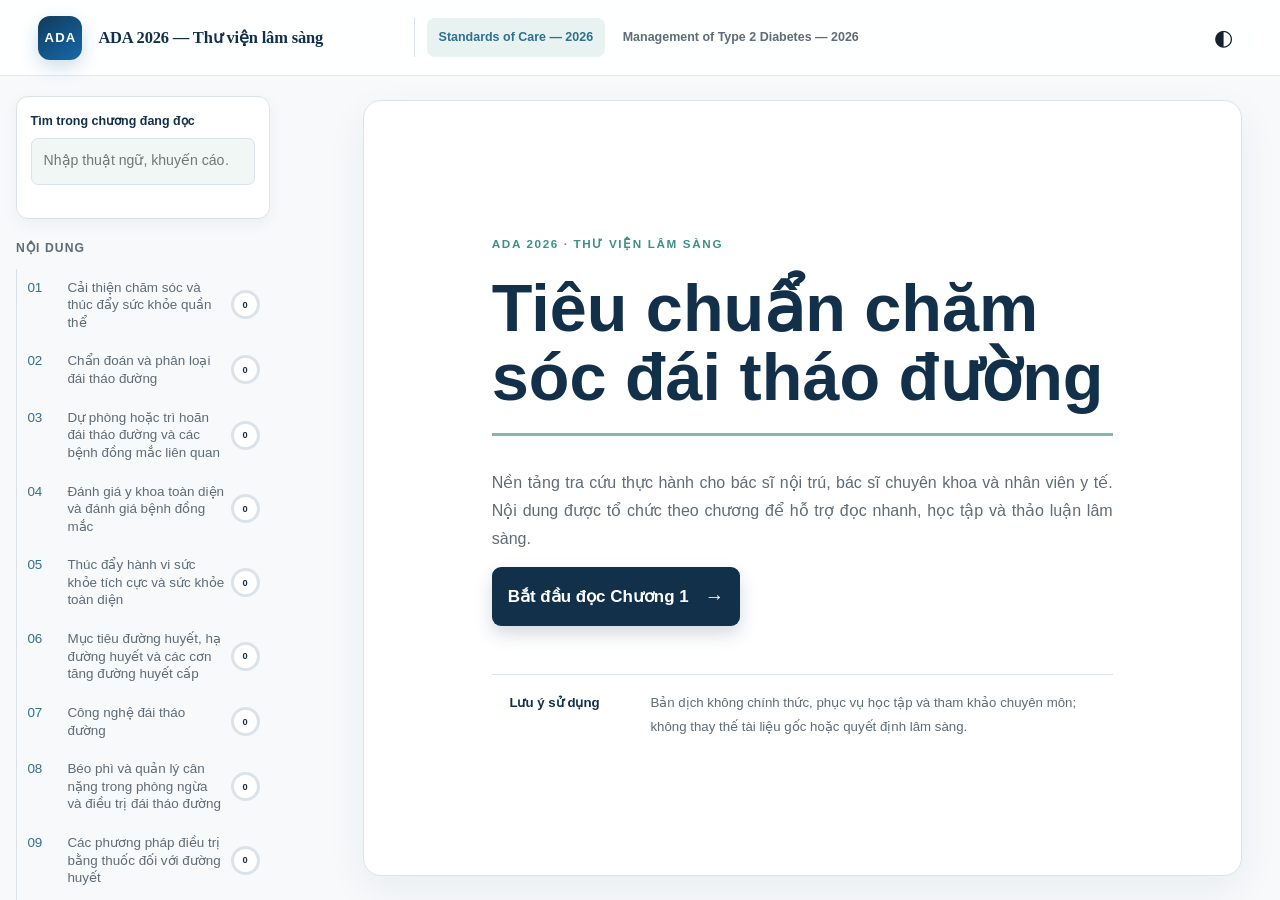
<file: index.html>
<!doctype html>
<html lang="vi">
<head>
  <meta charset="utf-8">
  <meta name="viewport" content="width=device-width, initial-scale=1">
  <meta name="description" content="Bản dịch tiếng Việt chuyên ngành của Standards of Care in Diabetes 2026.">
  <title>ADA 2026 | Bản dịch tiếng Việt chuyên ngành</title>
  <link rel="stylesheet" href="assets/styles.css">
</head>
<body>
  <a class="skip-link" href="#document">Đi đến nội dung</a>
  <header class="topbar">
    <button class="menu-button" id="menuButton" aria-label="Mở mục lục" aria-expanded="false">☰</button>
    <a class="brand" href="#/">
      <span class="brand-mark">ADA</span>
      <span><strong>ADA 2026 — Thư viện lâm sàng</strong></span>
    </a>
    <nav class="top-tabs" aria-label="Tài liệu">
      <a class="top-tab active" href="#/">Standards of Care — 2026</a>
      <a class="top-tab" href="consensus.html" title="A Consensus Report by the American Diabetes Association (ADA) and the European Association for the Study of Diabetes (EASD)">Management of Type 2 Diabetes — 2026</a>
    </nav>
    <button class="theme-button" id="themeButton" aria-label="Đổi giao diện sáng tối">◐</button>
  </header>

  <div class="app-shell">
    <aside class="sidebar" id="sidebar">
      <div class="search-box">
        <label for="searchInput">Tìm trong chương đang đọc</label>
        <input id="searchInput" type="search" placeholder="Nhập thuật ngữ, khuyến cáo…" autocomplete="off">
        <p id="searchStatus" class="search-status" aria-live="polite"></p>
      </div>
      <nav aria-label="Mục lục các chương">
        <h2>Nội dung</h2>
        <ol id="chapterList" class="chapter-list"></ol>
      </nav>
      <div class="sidebar-note">
        <strong>Lưu ý chuyên môn</strong>
        <p>Bản dịch không chính thức, phục vụ học tập. Quyết định điều trị cần dựa trên bản gốc và bối cảnh lâm sàng.</p>
      </div>
    </aside>

    <main class="main" id="main">
      <div class="reading-progress" id="readingProgress"></div>
      <article id="document" class="document" tabindex="-1">
        <div class="loading">Đang tải nội dung…</div>
      </article>
      <nav class="pager" aria-label="Điều hướng chương">
        <a id="previousChapter" class="pager-link" href="#"></a>
        <a id="nextChapter" class="pager-link next" href="#"></a>
      </nav>
    </main>

    <aside class="on-page" aria-label="Mục lục trong chương">
      <h2>Trong chương này</h2>
      <nav id="onPageNav"></nav>
    </aside>
  </div>
  <div class="backdrop" id="backdrop"></div>
  <script src="assets/app.js"></script>
</body>
</html>
</file>
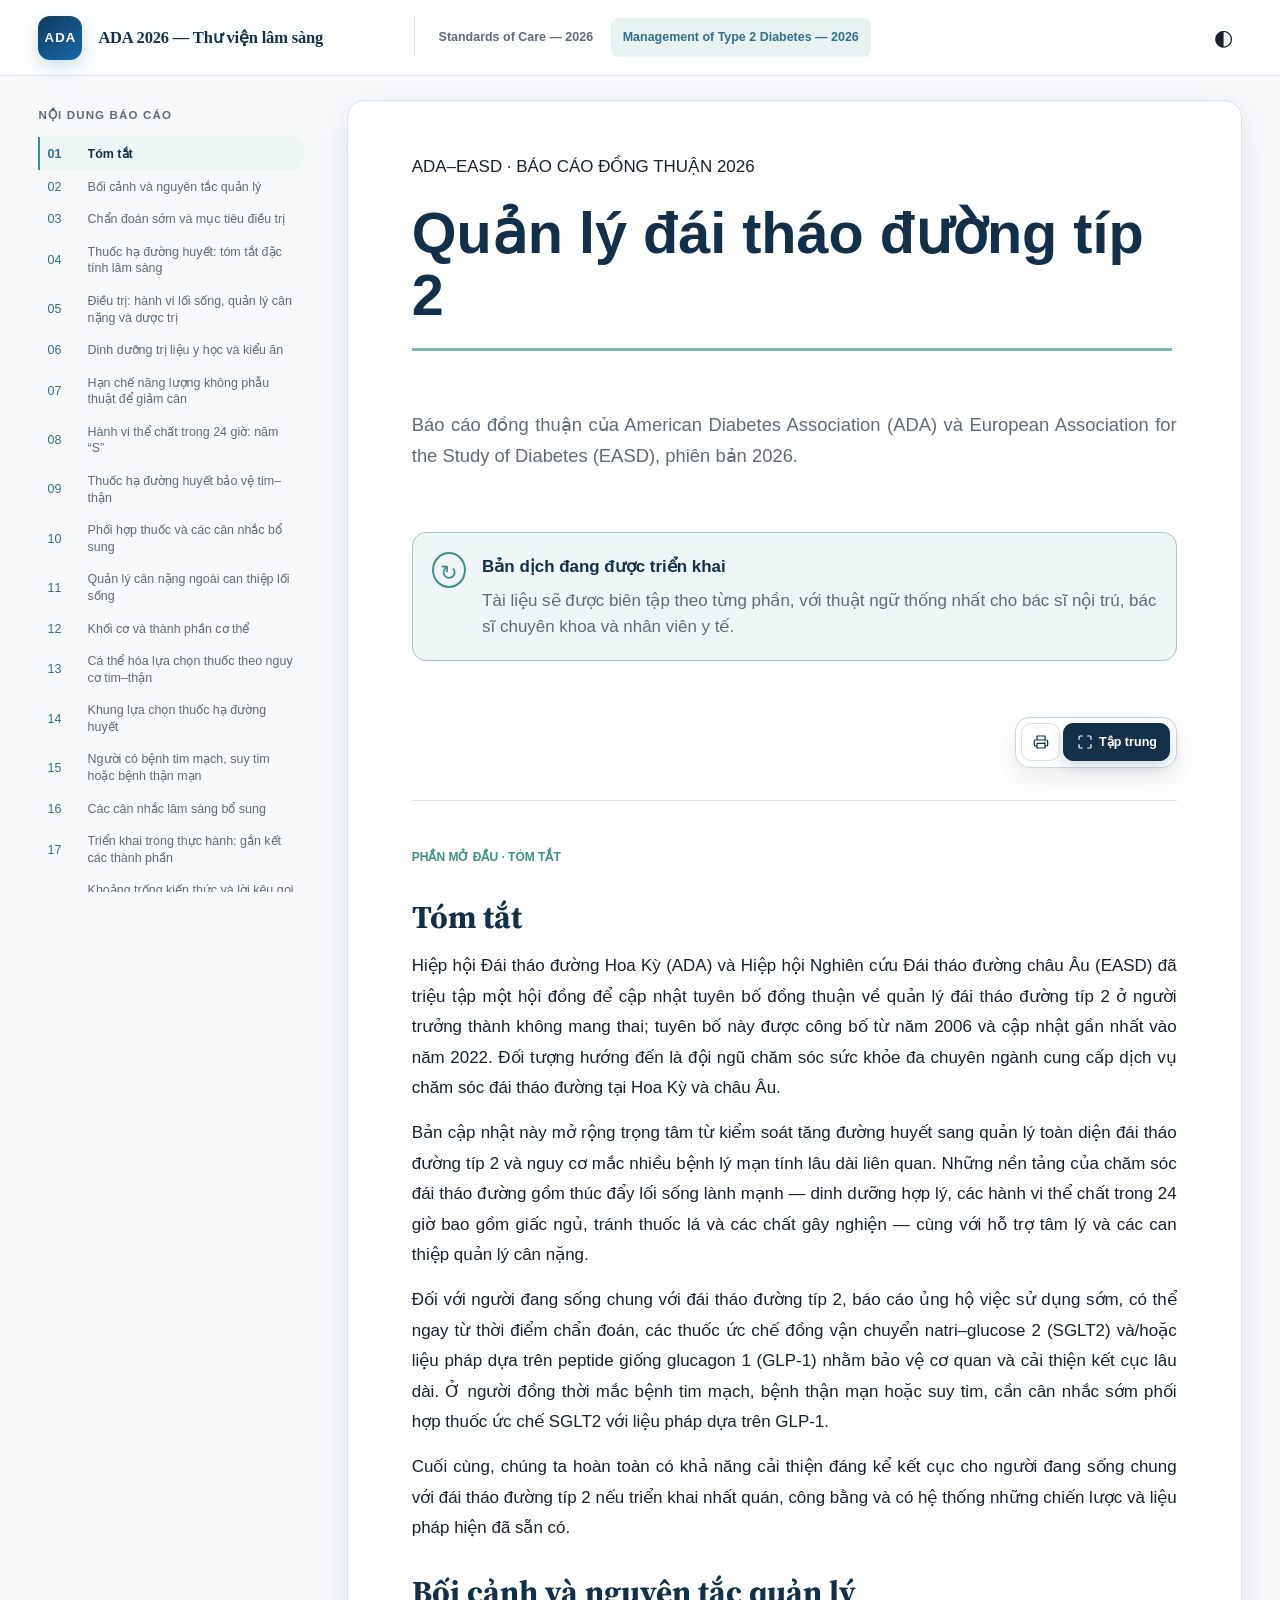
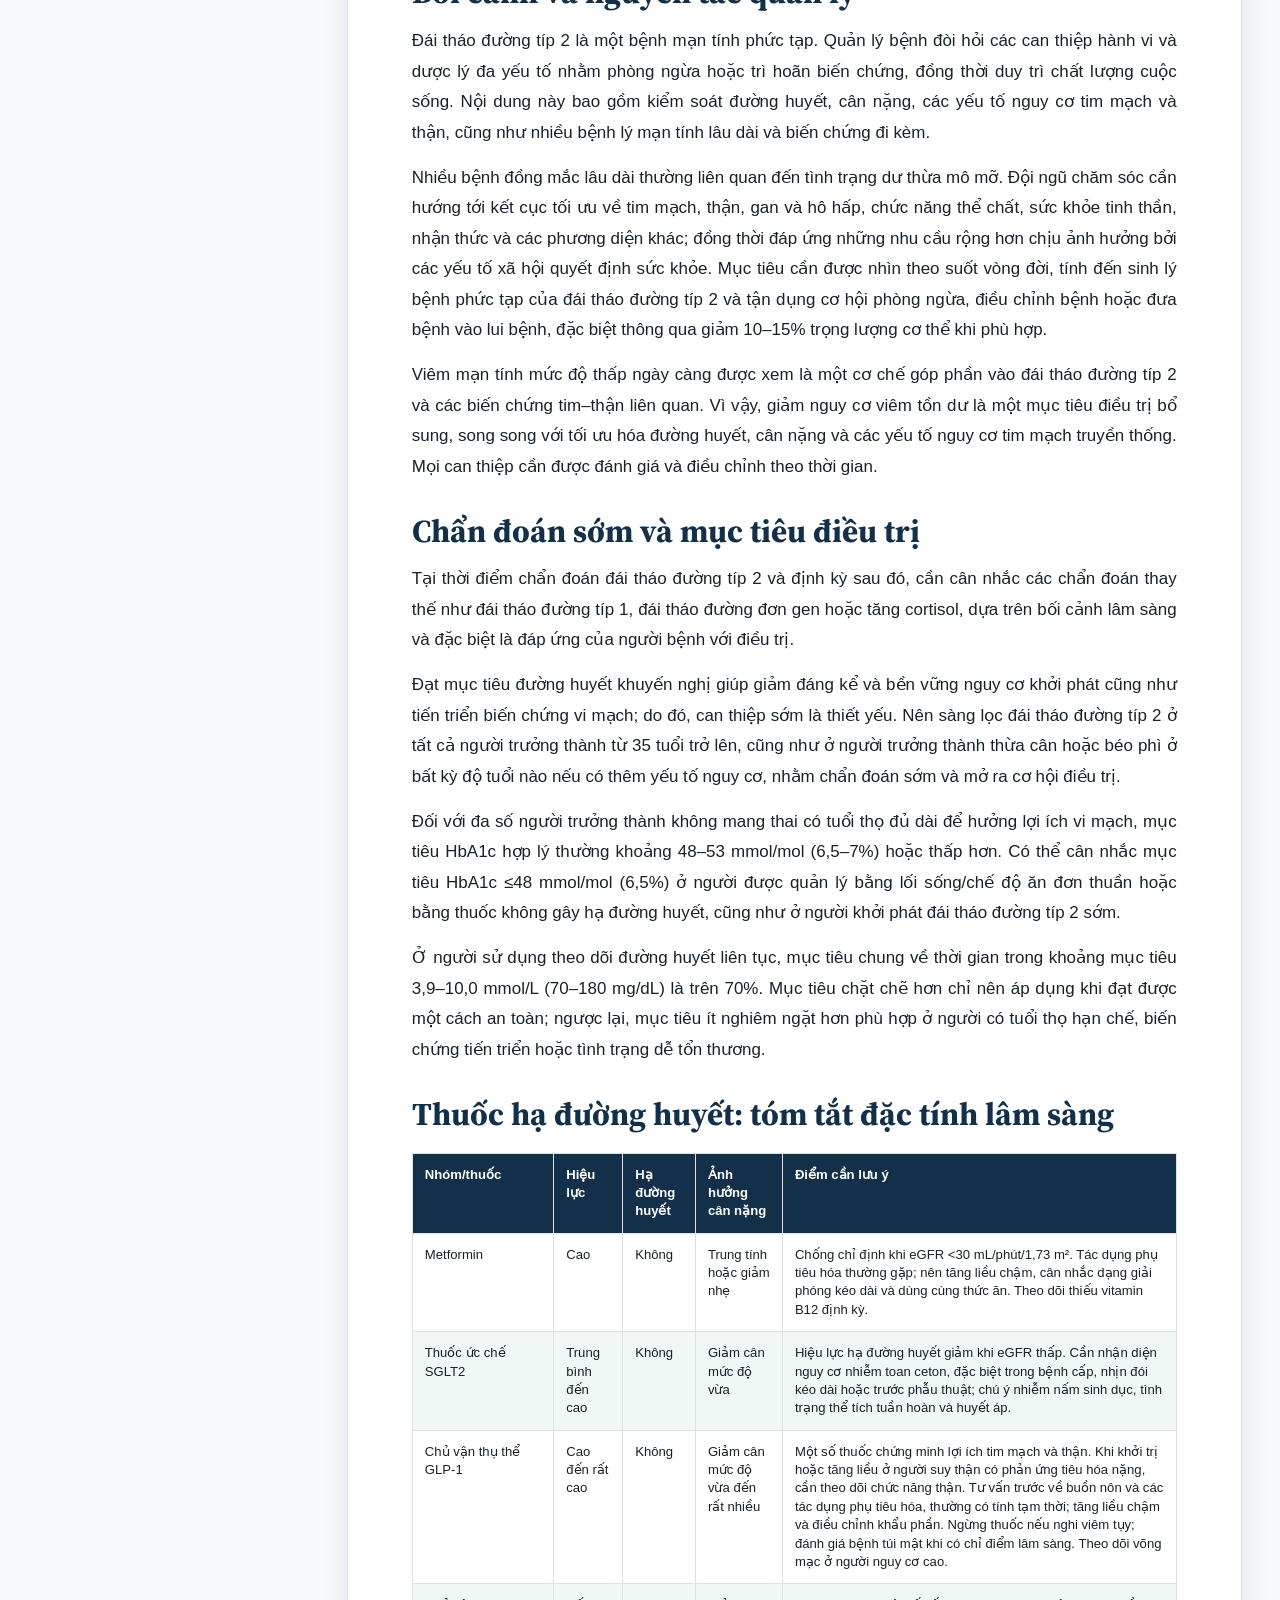
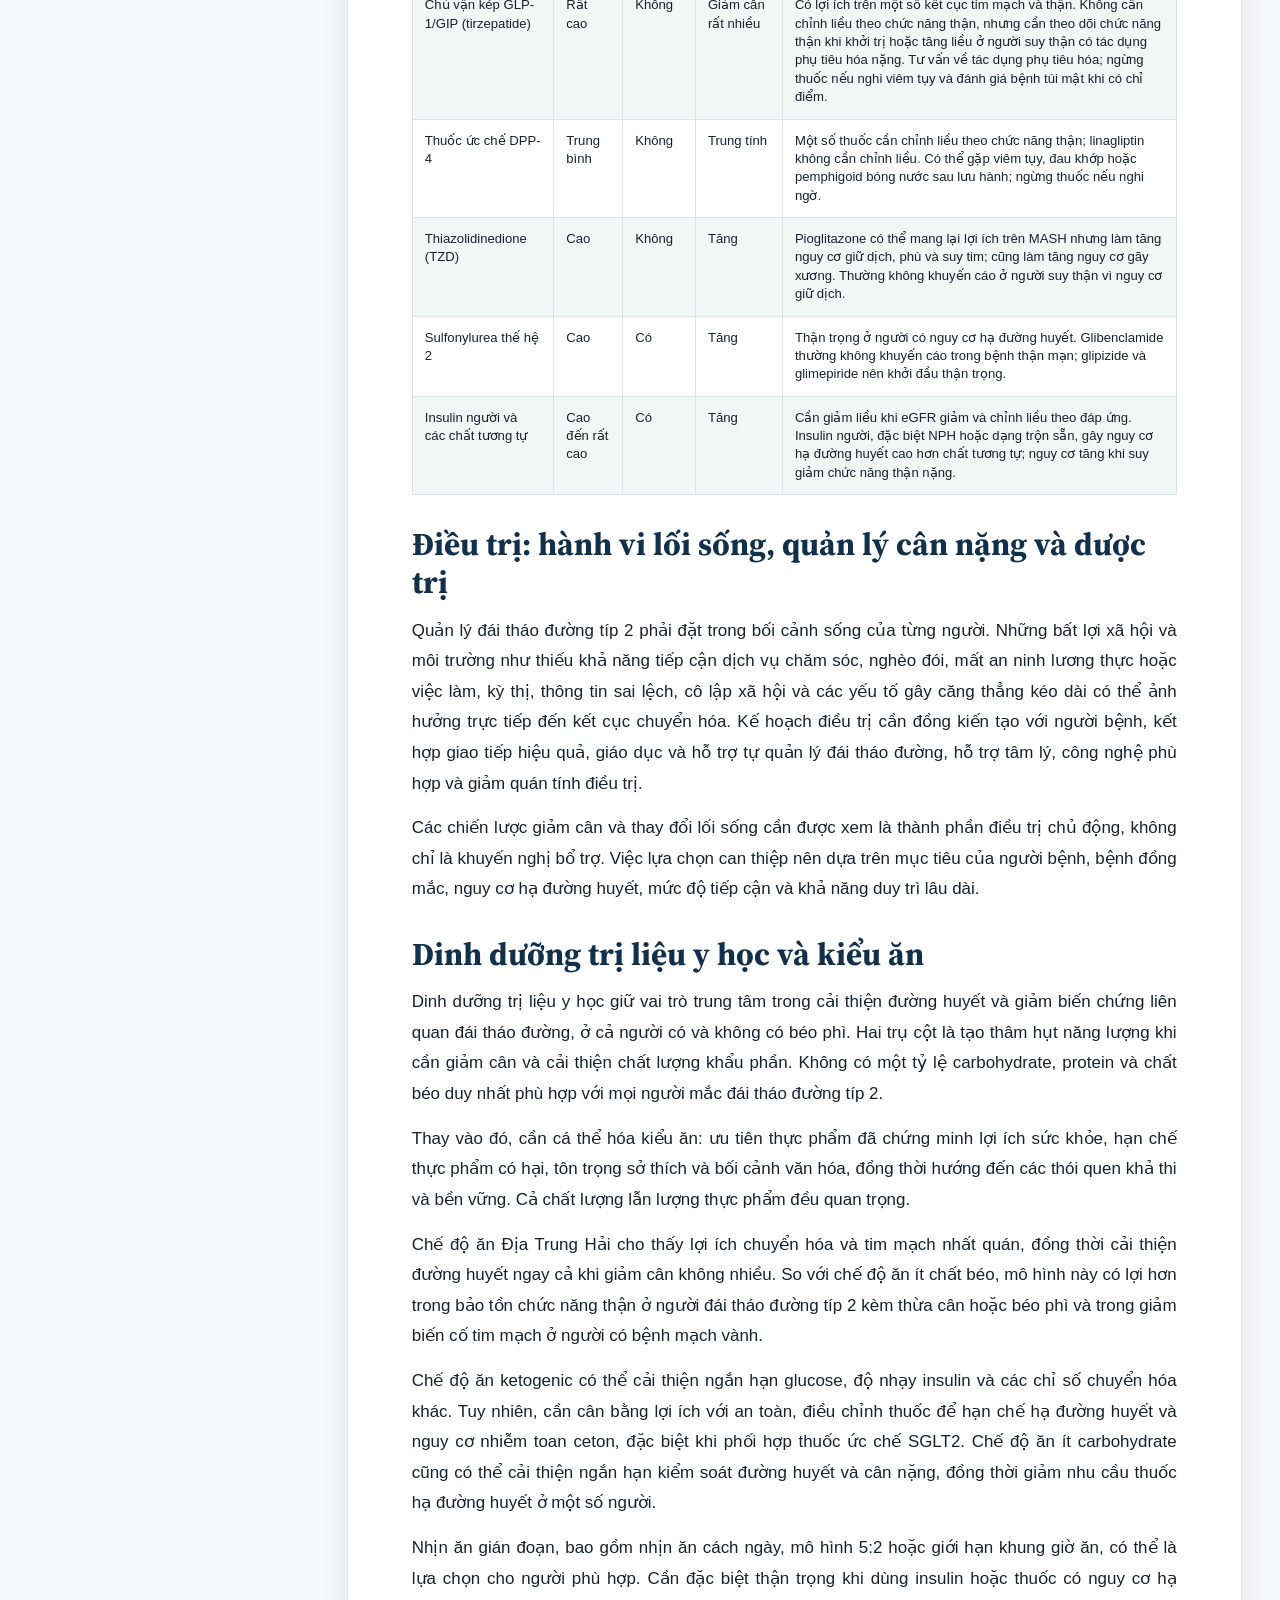
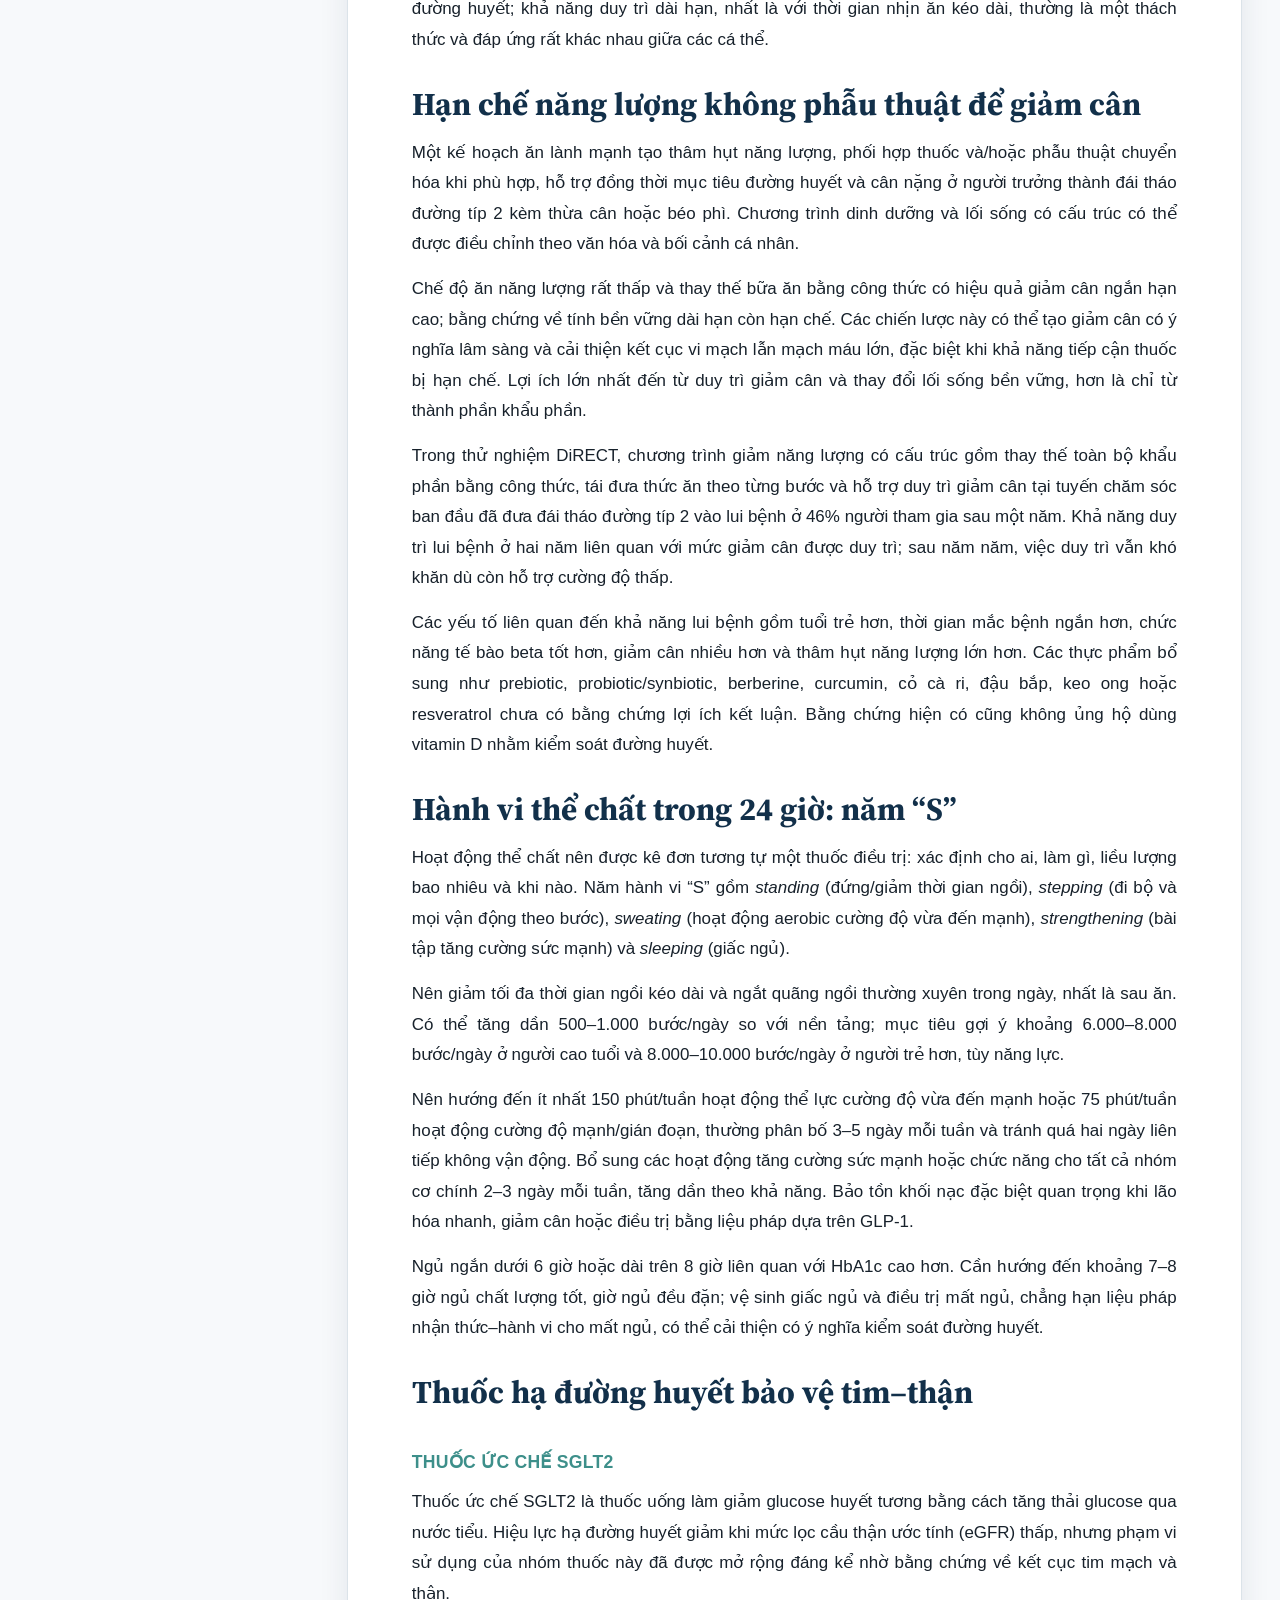
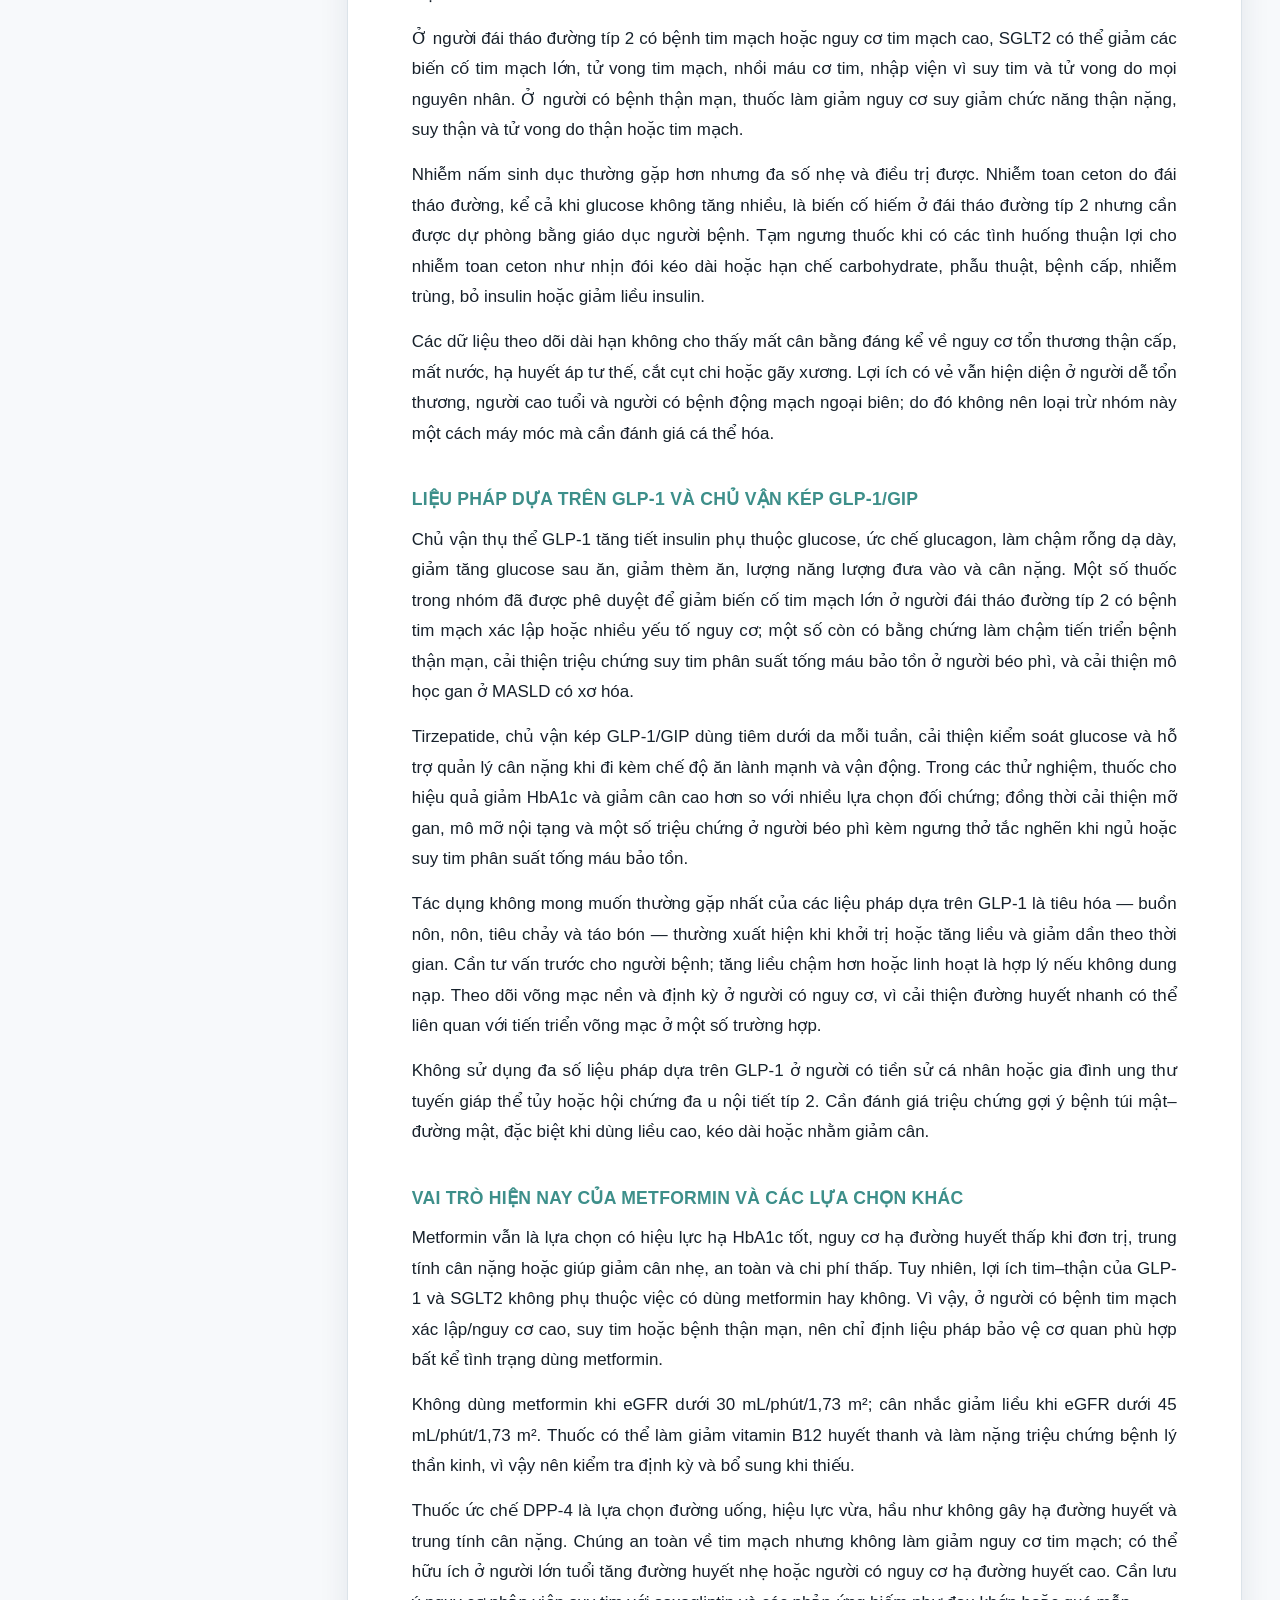
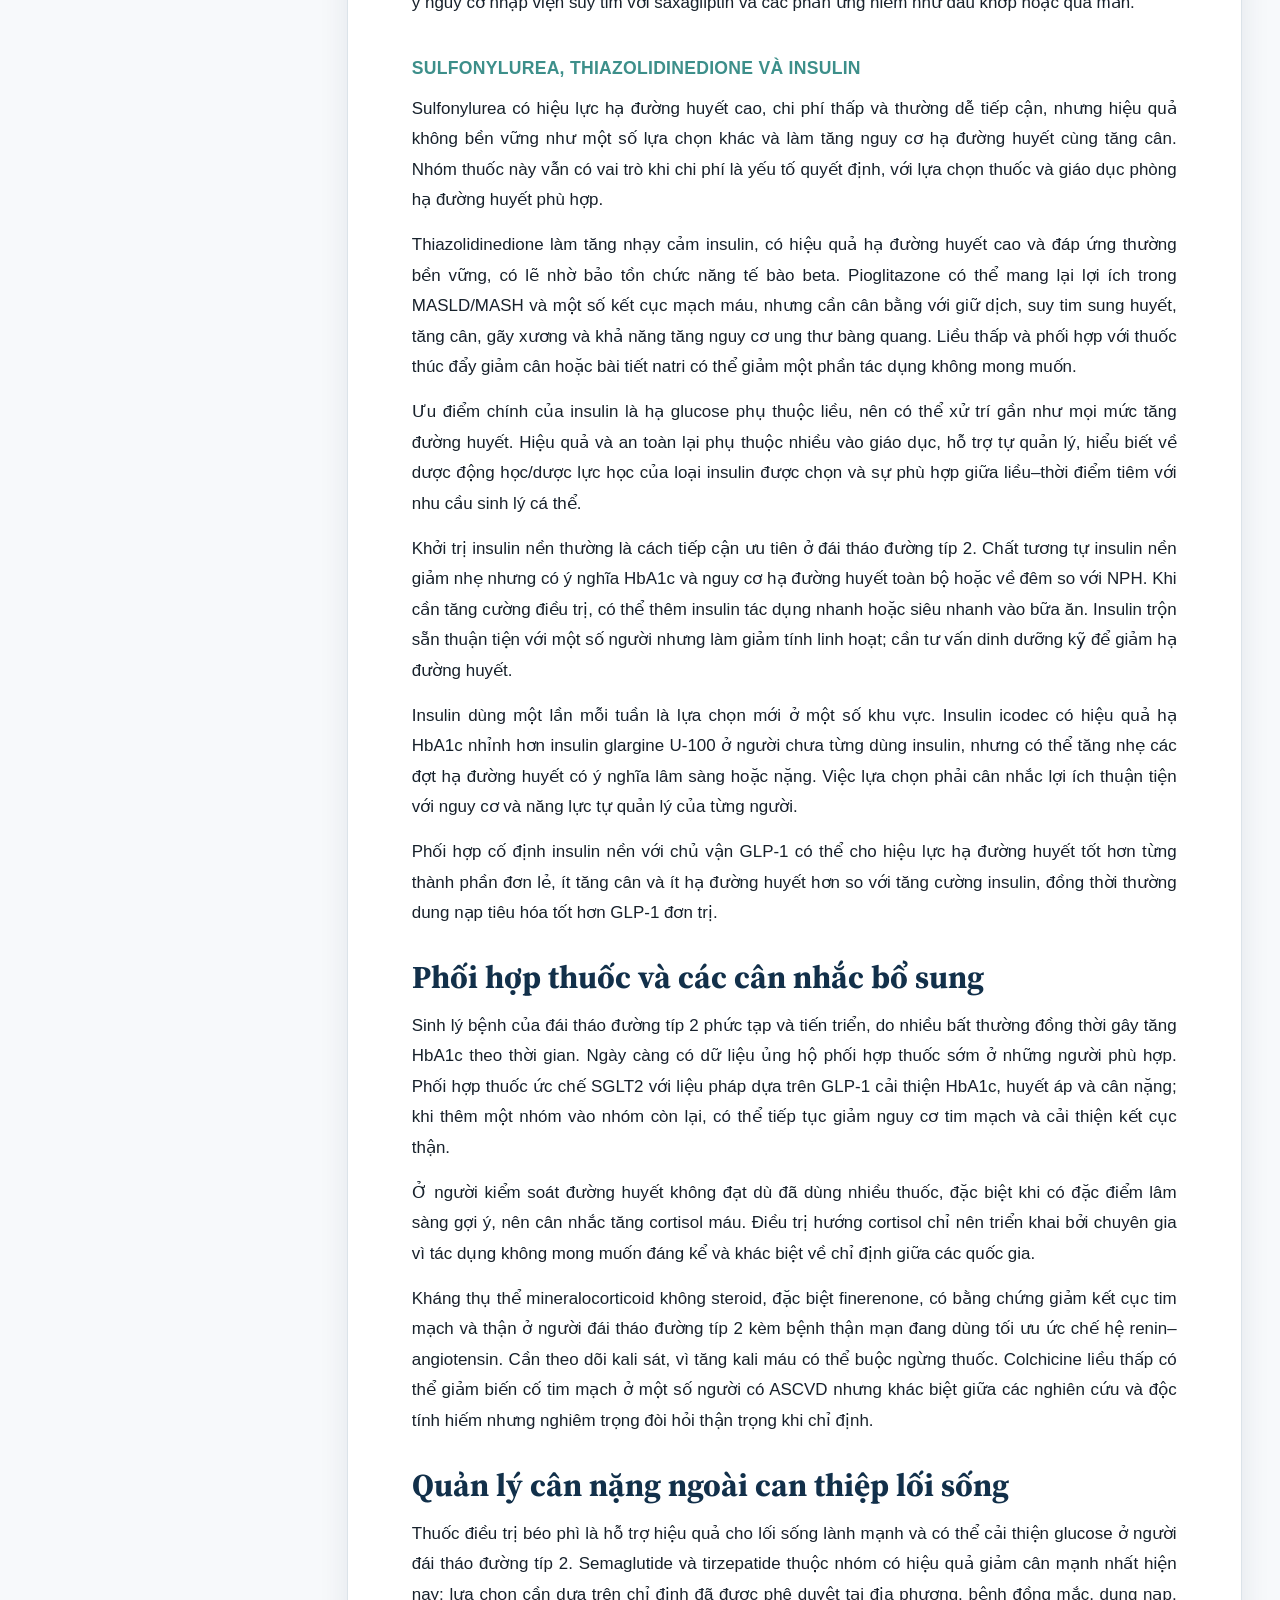
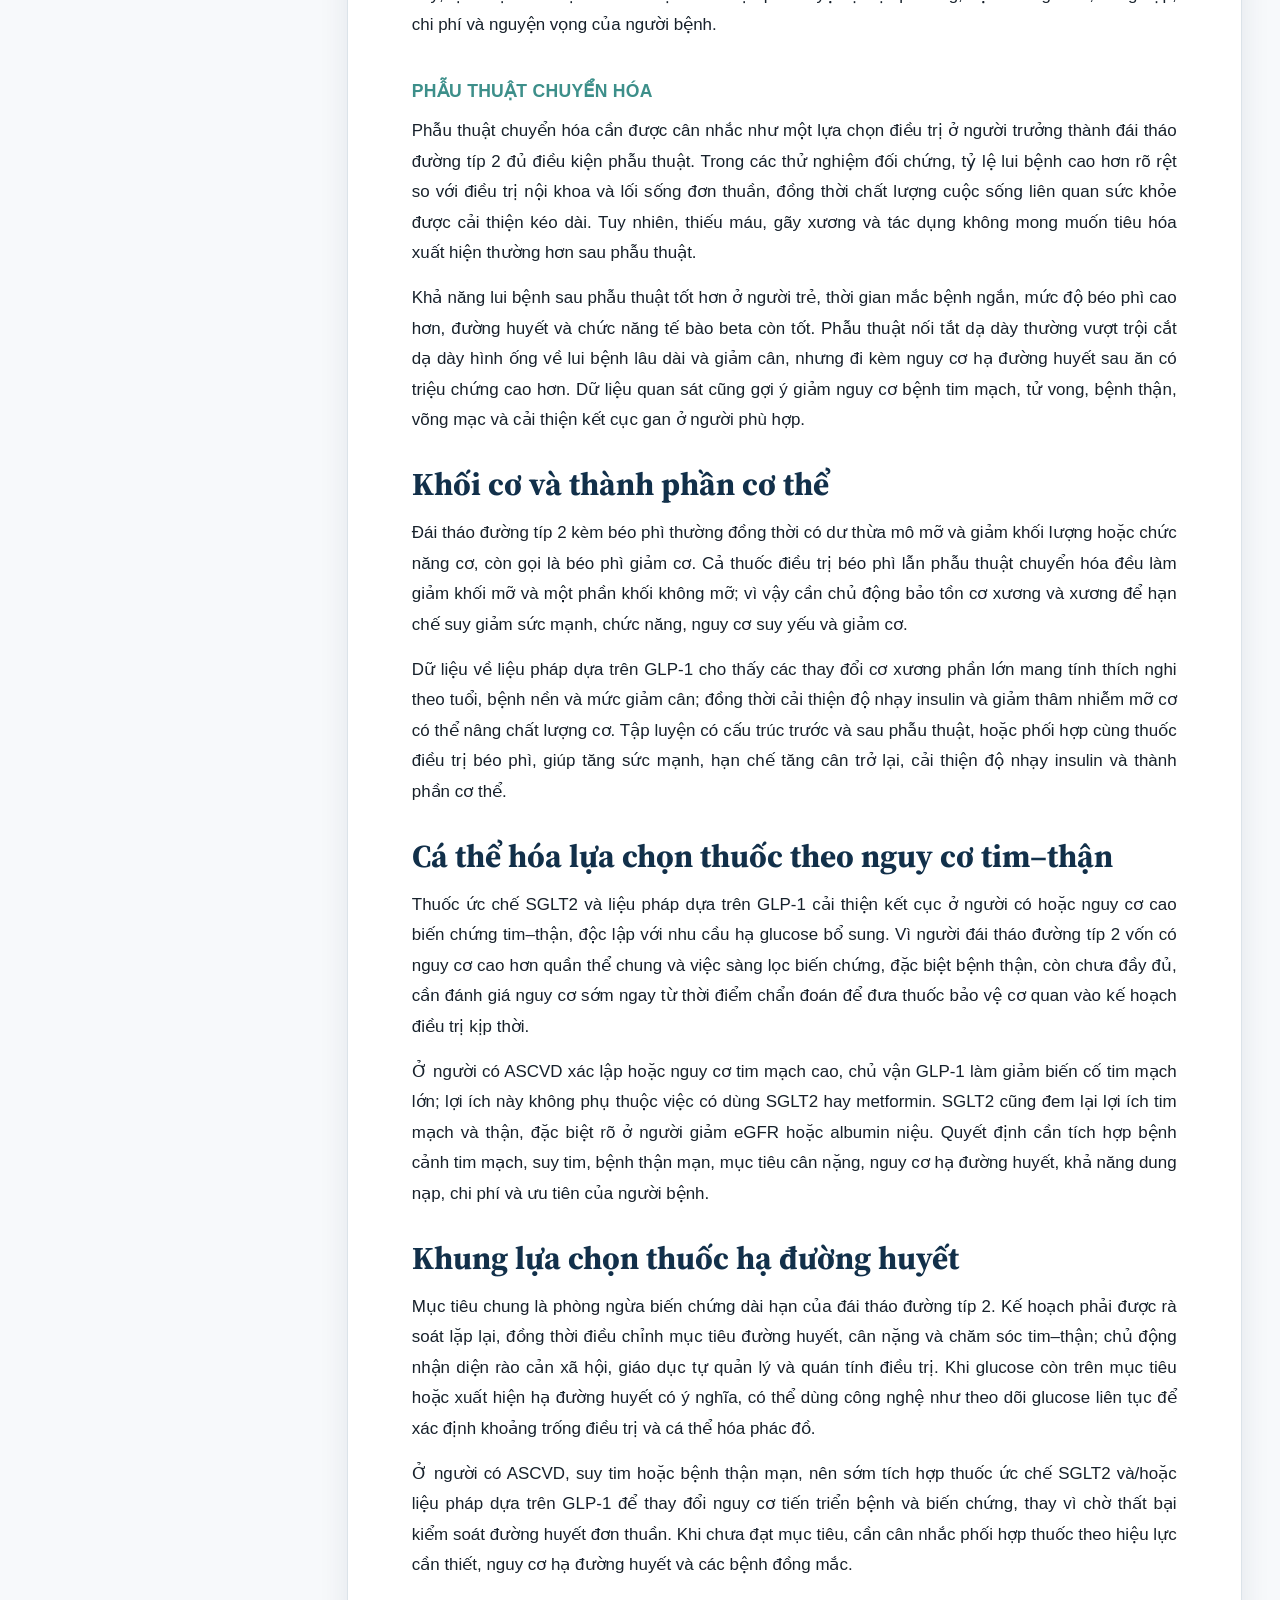
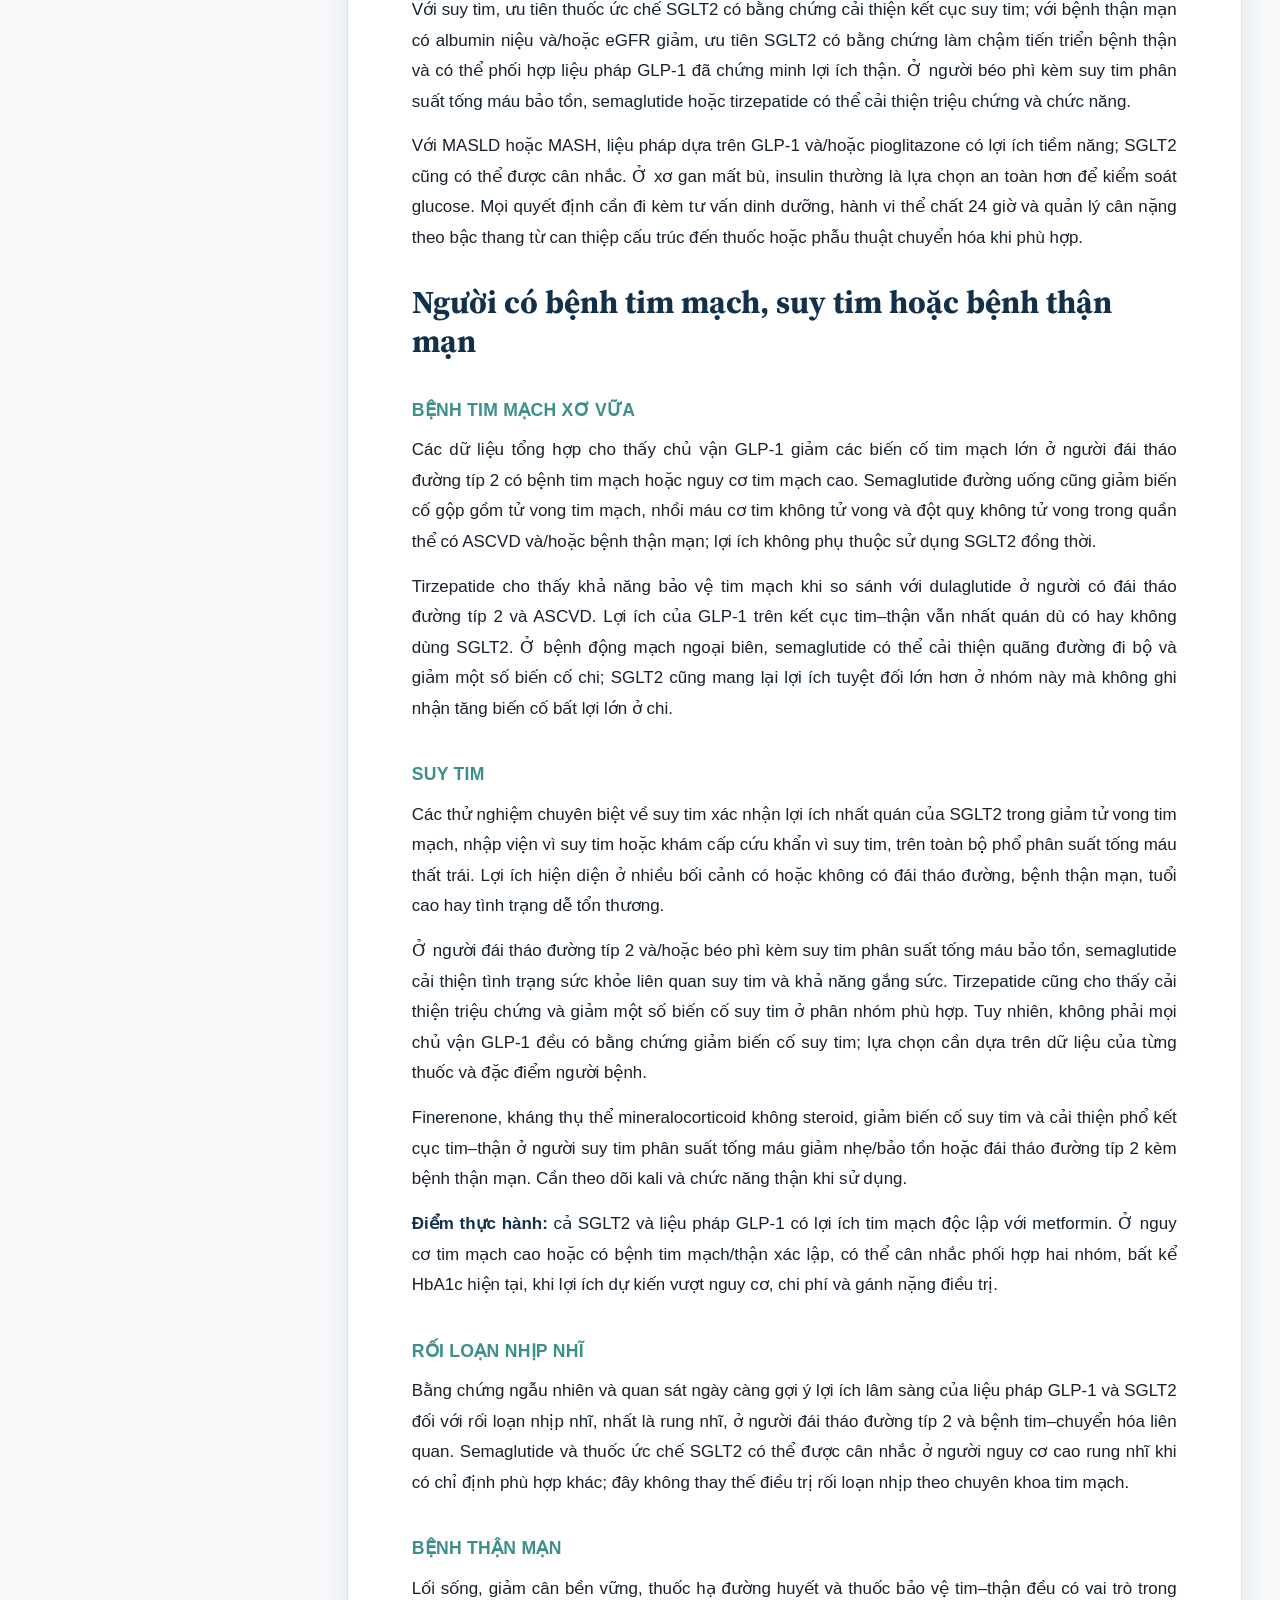
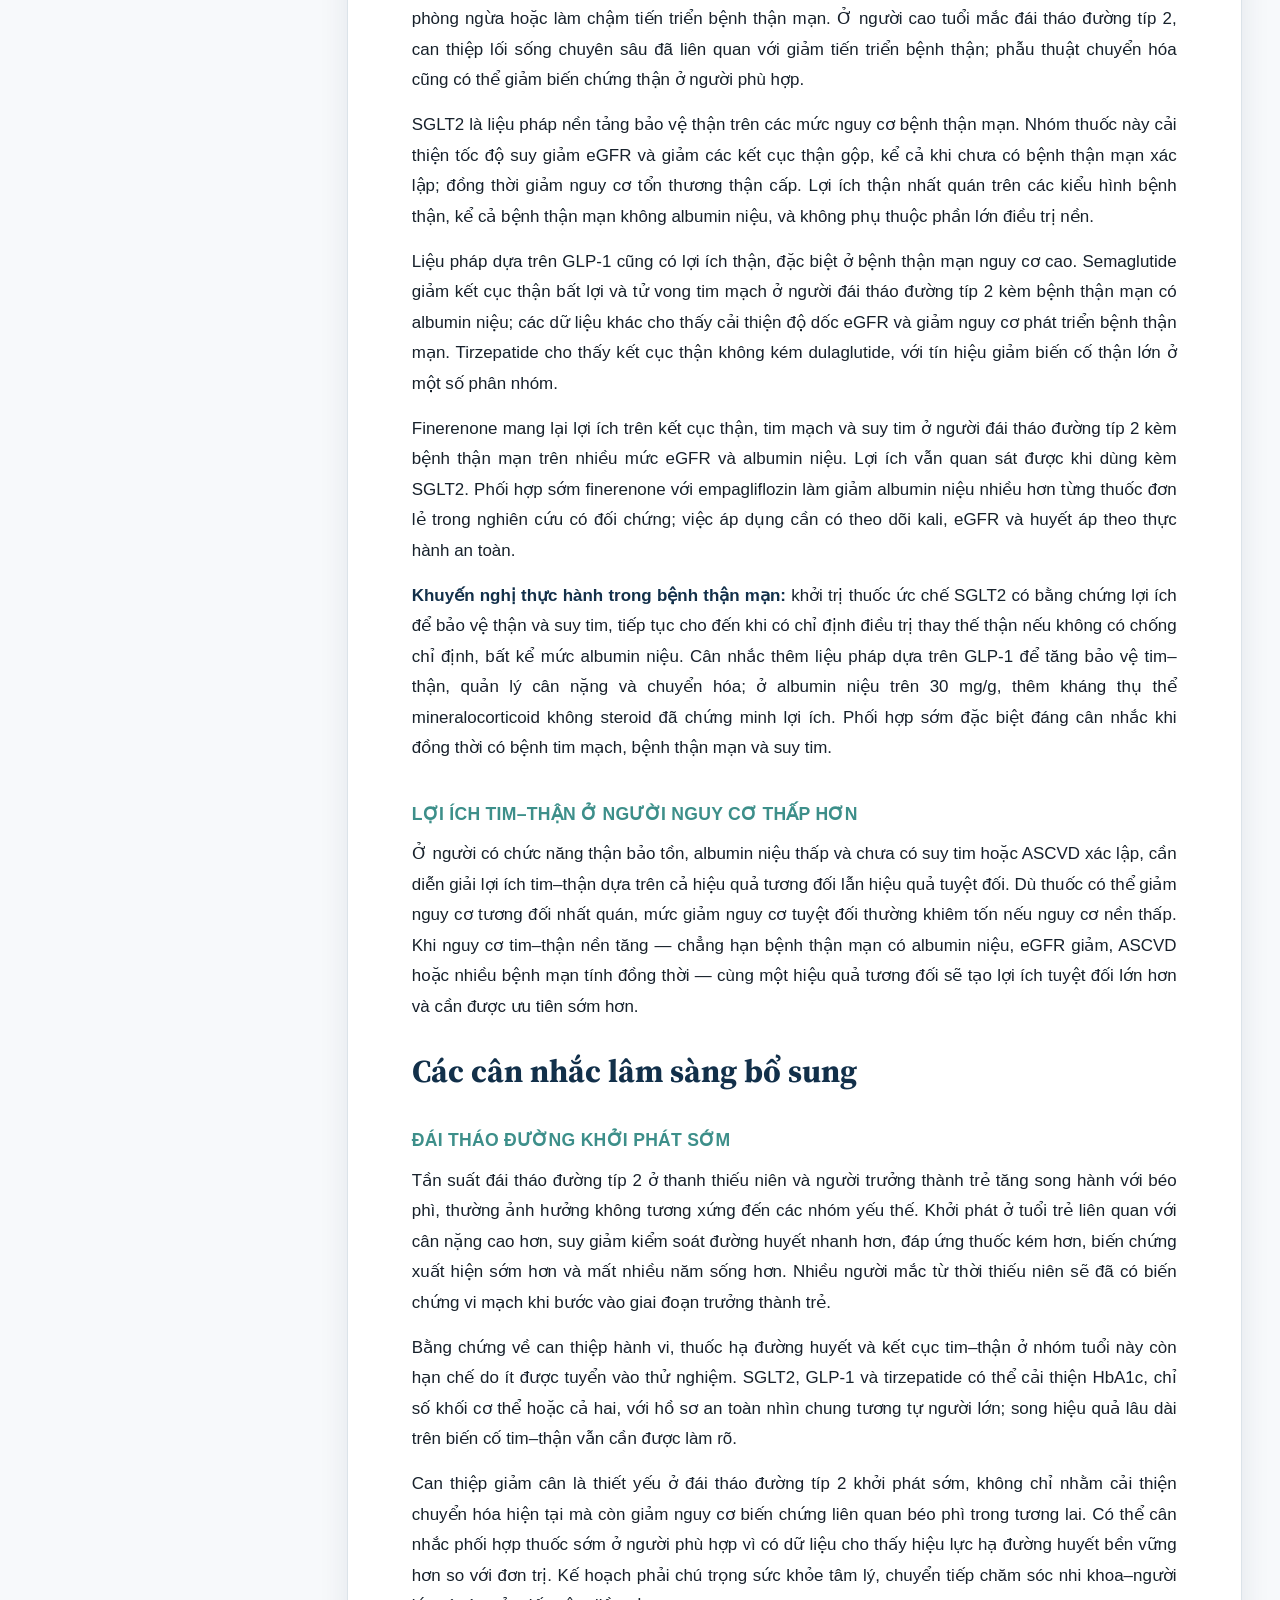
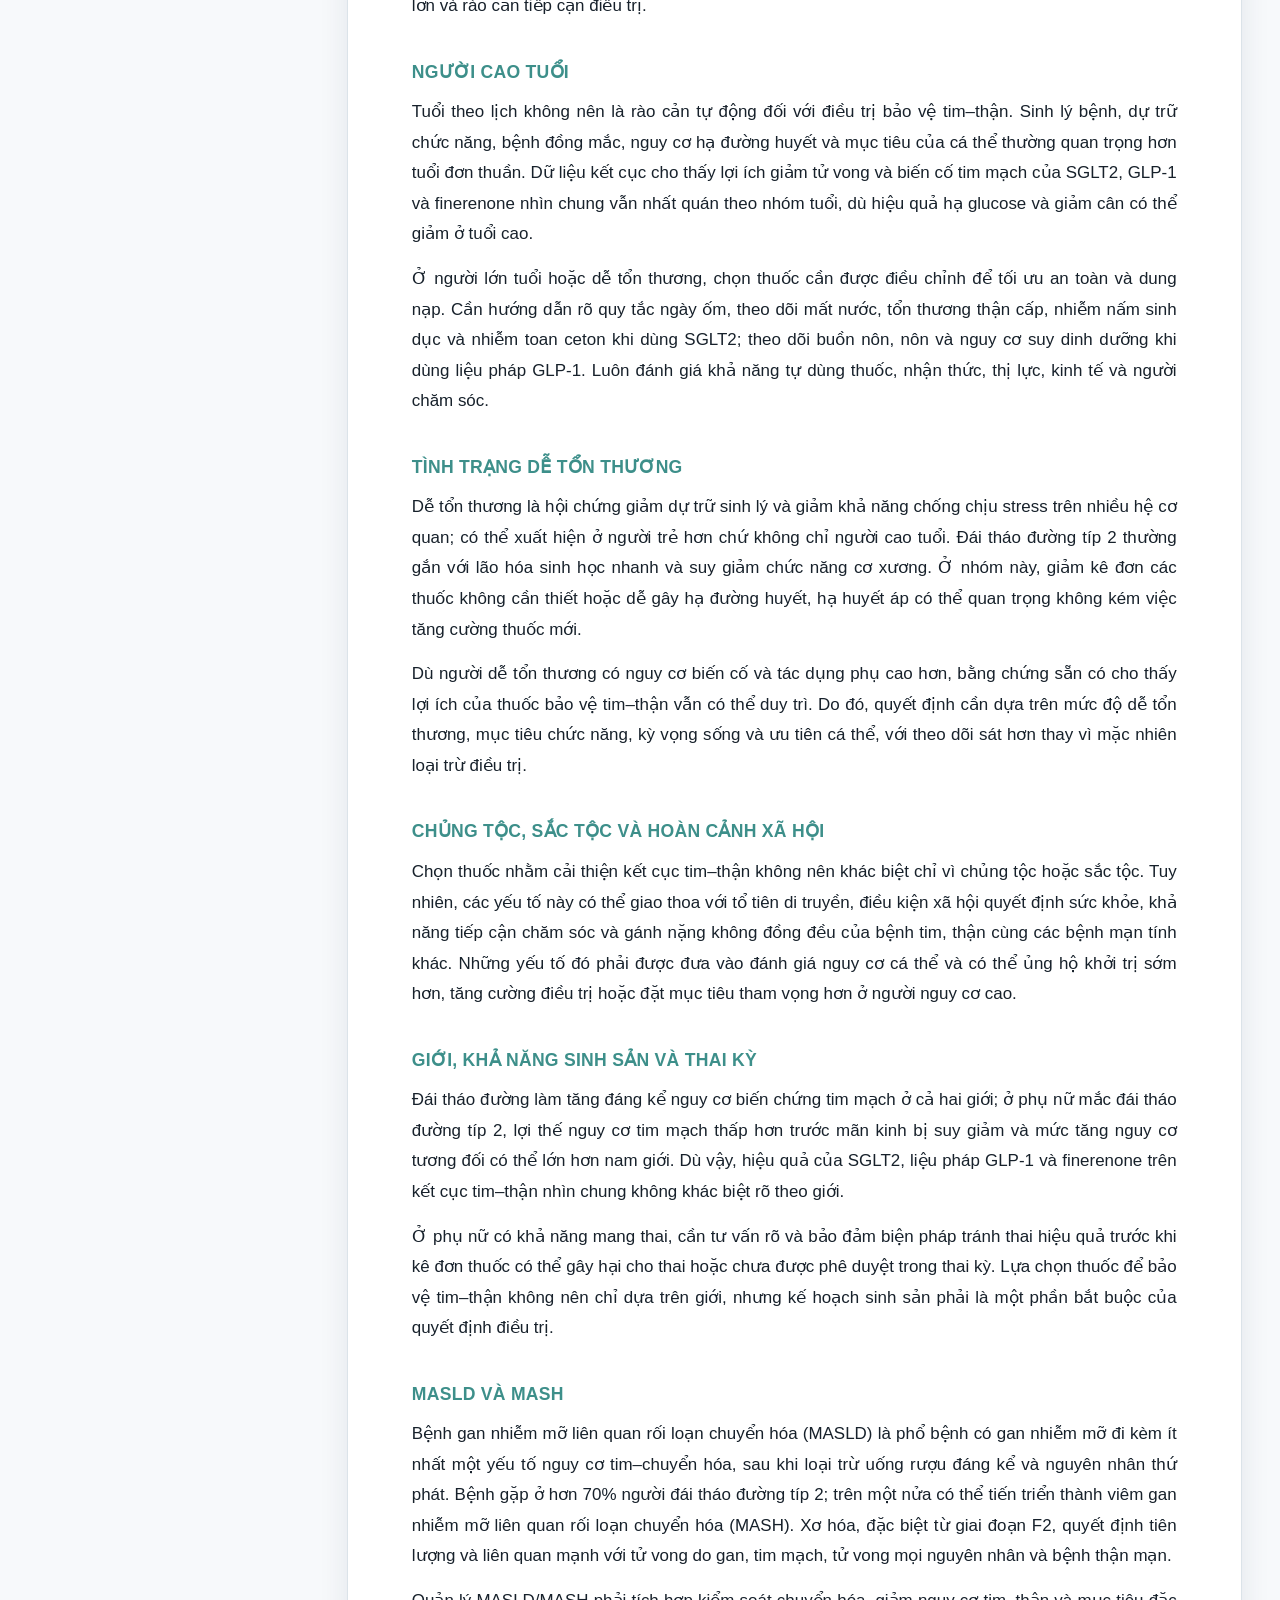
<file: consensus.html>
<!doctype html>
<html lang="vi">
<head>
  <meta charset="utf-8">
  <meta name="viewport" content="width=device-width, initial-scale=1">
  <meta name="description" content="Bản dịch tiếng Việt chuyên ngành báo cáo đồng thuận Management of Type 2 Diabetes — 2026 về quản lý đái tháo đường típ 2.">
  <title>Management of Type 2 Diabetes — 2026 | Bản dịch tiếng Việt</title>
  <link rel="stylesheet" href="assets/styles.css">
</head>
<body>
  <header class="topbar">
    <a class="brand" href="index.html#/">
      <span class="brand-mark">ADA</span>
      <span><strong>ADA 2026 — Thư viện lâm sàng</strong></span>
    </a>
    <nav class="top-tabs" aria-label="Tài liệu">
      <a class="top-tab" href="index.html#/">Standards of Care — 2026</a>
      <a class="top-tab active" href="consensus.html">Management of Type 2 Diabetes — 2026</a>
    </nav>
    <button class="theme-button" type="button" aria-label="Đổi giao diện sáng tối">◐</button>
  </header>
  <main class="main consensus-main">
    <aside class="consensus-toc" aria-label="Mục lục báo cáo">
      <p class="consensus-toc-label">NỘI DUNG BÁO CÁO</p>
      <nav id="consensusToc"></nav>
    </aside>
    <article class="document standalone-document">
    <p class="eyebrow">ADA–EASD · BÁO CÁO ĐỒNG THUẬN 2026</p>
    <h1>Quản lý đái tháo đường típ 2</h1>
    <p class="standalone-lead">Báo cáo đồng thuận của American Diabetes Association (ADA) và European Association for the Study of Diabetes (EASD), phiên bản 2026.</p>
    <section class="translation-status" aria-label="Trạng thái bản dịch">
      <div class="status-icon">↻</div>
      <div><strong>Bản dịch đang được triển khai</strong><p>Tài liệu sẽ được biên tập theo từng phần, với thuật ngữ thống nhất cho bác sĩ nội trú, bác sĩ chuyên khoa và nhân viên y tế.</p></div>
    </section>
    <div class="consensus-tools" aria-label="Công cụ đọc"><button id="consensusPrint" class="consensus-print icon-action" type="button" aria-label="In tài liệu" title="In"><svg viewBox="0 0 24 24" aria-hidden="true"><path d="M6 9V3h12v6M6 18H4a2 2 0 0 1-2-2v-5a2 2 0 0 1 2-2h16a2 2 0 0 1 2 2v5a2 2 0 0 1-2 2h-2M6 14h12v7H6zM18 12h.01"/></svg></button><button id="consensusFocus" class="focus-toggle consensus-focus-toggle" type="button" aria-pressed="false"><svg viewBox="0 0 24 24" aria-hidden="true"><path d="M8 3H5a2 2 0 0 0-2 2v3m13-5h3a2 2 0 0 1 2 2v3M8 21H5a2 2 0 0 1-2-2v-3m18 0v3a2 2 0 0 1-2 2h-3"/></svg><span>Tập trung</span></button></div>
    <section class="translation-content" lang="vi">
      <p class="content-kicker">PHẦN MỞ ĐẦU · TÓM TẮT</p>
      <h2>Tóm tắt</h2>
      <p>Hiệp hội Đái tháo đường Hoa Kỳ (ADA) và Hiệp hội Nghiên cứu Đái tháo đường châu Âu (EASD) đã triệu tập một hội đồng để cập nhật tuyên bố đồng thuận về quản lý đái tháo đường típ 2 ở người trưởng thành không mang thai; tuyên bố này được công bố từ năm 2006 và cập nhật gần nhất vào năm 2022. Đối tượng hướng đến là đội ngũ chăm sóc sức khỏe đa chuyên ngành cung cấp dịch vụ chăm sóc đái tháo đường tại Hoa Kỳ và châu Âu.</p>
      <p>Bản cập nhật này mở rộng trọng tâm từ kiểm soát tăng đường huyết sang quản lý toàn diện đái tháo đường típ 2 và nguy cơ mắc nhiều bệnh lý mạn tính lâu dài liên quan. Những nền tảng của chăm sóc đái tháo đường gồm thúc đẩy lối sống lành mạnh — dinh dưỡng hợp lý, các hành vi thể chất trong 24 giờ bao gồm giấc ngủ, tránh thuốc lá và các chất gây nghiện — cùng với hỗ trợ tâm lý và các can thiệp quản lý cân nặng.</p>
      <p>Đối với người đang sống chung với đái tháo đường típ 2, báo cáo ủng hộ việc sử dụng sớm, có thể ngay từ thời điểm chẩn đoán, các thuốc ức chế đồng vận chuyển natri–glucose 2 (SGLT2) và/hoặc liệu pháp dựa trên peptide giống glucagon 1 (GLP-1) nhằm bảo vệ cơ quan và cải thiện kết cục lâu dài. Ở người đồng thời mắc bệnh tim mạch, bệnh thận mạn hoặc suy tim, cần cân nhắc sớm phối hợp thuốc ức chế SGLT2 với liệu pháp dựa trên GLP-1.</p>
      <p>Cuối cùng, chúng ta hoàn toàn có khả năng cải thiện đáng kể kết cục cho người đang sống chung với đái tháo đường típ 2 nếu triển khai nhất quán, công bằng và có hệ thống những chiến lược và liệu pháp hiện đã sẵn có.</p>
      <h2>Bối cảnh và nguyên tắc quản lý</h2>
      <p>Đái tháo đường típ 2 là một bệnh mạn tính phức tạp. Quản lý bệnh đòi hỏi các can thiệp hành vi và dược lý đa yếu tố nhằm phòng ngừa hoặc trì hoãn biến chứng, đồng thời duy trì chất lượng cuộc sống. Nội dung này bao gồm kiểm soát đường huyết, cân nặng, các yếu tố nguy cơ tim mạch và thận, cũng như nhiều bệnh lý mạn tính lâu dài và biến chứng đi kèm.</p>
      <p>Nhiều bệnh đồng mắc lâu dài thường liên quan đến tình trạng dư thừa mô mỡ. Đội ngũ chăm sóc cần hướng tới kết cục tối ưu về tim mạch, thận, gan và hô hấp, chức năng thể chất, sức khỏe tinh thần, nhận thức và các phương diện khác; đồng thời đáp ứng những nhu cầu rộng hơn chịu ảnh hưởng bởi các yếu tố xã hội quyết định sức khỏe. Mục tiêu cần được nhìn theo suốt vòng đời, tính đến sinh lý bệnh phức tạp của đái tháo đường típ 2 và tận dụng cơ hội phòng ngừa, điều chỉnh bệnh hoặc đưa bệnh vào lui bệnh, đặc biệt thông qua giảm 10–15% trọng lượng cơ thể khi phù hợp.</p>
      <p>Viêm mạn tính mức độ thấp ngày càng được xem là một cơ chế góp phần vào đái tháo đường típ 2 và các biến chứng tim–thận liên quan. Vì vậy, giảm nguy cơ viêm tồn dư là một mục tiêu điều trị bổ sung, song song với tối ưu hóa đường huyết, cân nặng và các yếu tố nguy cơ tim mạch truyền thống. Mọi can thiệp cần được đánh giá và điều chỉnh theo thời gian.</p>
      <h2>Chẩn đoán sớm và mục tiêu điều trị</h2>
      <p>Tại thời điểm chẩn đoán đái tháo đường típ 2 và định kỳ sau đó, cần cân nhắc các chẩn đoán thay thế như đái tháo đường típ 1, đái tháo đường đơn gen hoặc tăng cortisol, dựa trên bối cảnh lâm sàng và đặc biệt là đáp ứng của người bệnh với điều trị.</p>
      <p>Đạt mục tiêu đường huyết khuyến nghị giúp giảm đáng kể và bền vững nguy cơ khởi phát cũng như tiến triển biến chứng vi mạch; do đó, can thiệp sớm là thiết yếu. Nên sàng lọc đái tháo đường típ 2 ở tất cả người trưởng thành từ 35 tuổi trở lên, cũng như ở người trưởng thành thừa cân hoặc béo phì ở bất kỳ độ tuổi nào nếu có thêm yếu tố nguy cơ, nhằm chẩn đoán sớm và mở ra cơ hội điều trị.</p>
      <p>Đối với đa số người trưởng thành không mang thai có tuổi thọ đủ dài để hưởng lợi ích vi mạch, mục tiêu HbA1c hợp lý thường khoảng 48–53 mmol/mol (6,5–7%) hoặc thấp hơn. Có thể cân nhắc mục tiêu HbA1c ≤48 mmol/mol (6,5%) ở người được quản lý bằng lối sống/chế độ ăn đơn thuần hoặc bằng thuốc không gây hạ đường huyết, cũng như ở người khởi phát đái tháo đường típ 2 sớm.</p>
      <p>Ở người sử dụng theo dõi đường huyết liên tục, mục tiêu chung về thời gian trong khoảng mục tiêu 3,9–10,0 mmol/L (70–180 mg/dL) là trên 70%. Mục tiêu chặt chẽ hơn chỉ nên áp dụng khi đạt được một cách an toàn; ngược lại, mục tiêu ít nghiêm ngặt hơn phù hợp ở người có tuổi thọ hạn chế, biến chứng tiến triển hoặc tình trạng dễ tổn thương.</p>
      <h2>Thuốc hạ đường huyết: tóm tắt đặc tính lâm sàng</h2>
      <div class="translation-table-wrap"><table class="translation-table"><thead><tr><th>Nhóm/thuốc</th><th>Hiệu lực</th><th>Hạ đường huyết</th><th>Ảnh hưởng cân nặng</th><th>Điểm cần lưu ý</th></tr></thead><tbody><tr><td>Metformin</td><td>Cao</td><td>Không</td><td>Trung tính hoặc giảm nhẹ</td><td>Chống chỉ định khi eGFR &lt;30 mL/phút/1,73 m². Tác dụng phụ tiêu hóa thường gặp; nên tăng liều chậm, cân nhắc dạng giải phóng kéo dài và dùng cùng thức ăn. Theo dõi thiếu vitamin B12 định kỳ.</td></tr><tr><td>Thuốc ức chế SGLT2</td><td>Trung bình đến cao</td><td>Không</td><td>Giảm cân mức độ vừa</td><td>Hiệu lực hạ đường huyết giảm khi eGFR thấp. Cần nhận diện nguy cơ nhiễm toan ceton, đặc biệt trong bệnh cấp, nhịn đói kéo dài hoặc trước phẫu thuật; chú ý nhiễm nấm sinh dục, tình trạng thể tích tuần hoàn và huyết áp.</td></tr><tr><td>Chủ vận thụ thể GLP-1</td><td>Cao đến rất cao</td><td>Không</td><td>Giảm cân mức độ vừa đến rất nhiều</td><td>Một số thuốc chứng minh lợi ích tim mạch và thận. Khi khởi trị hoặc tăng liều ở người suy thận có phản ứng tiêu hóa nặng, cần theo dõi chức năng thận. Tư vấn trước về buồn nôn và các tác dụng phụ tiêu hóa, thường có tính tạm thời; tăng liều chậm và điều chỉnh khẩu phần. Ngừng thuốc nếu nghi viêm tụy; đánh giá bệnh túi mật khi có chỉ điểm lâm sàng. Theo dõi võng mạc ở người nguy cơ cao.</td></tr><tr><td>Chủ vận kép GLP-1/GIP (tirzepatide)</td><td>Rất cao</td><td>Không</td><td>Giảm cân rất nhiều</td><td>Có lợi ích trên một số kết cục tim mạch và thận. Không cần chỉnh liều theo chức năng thận, nhưng cần theo dõi chức năng thận khi khởi trị hoặc tăng liều ở người suy thận có tác dụng phụ tiêu hóa nặng. Tư vấn về tác dụng phụ tiêu hóa; ngừng thuốc nếu nghi viêm tụy và đánh giá bệnh túi mật khi có chỉ điểm.</td></tr><tr><td>Thuốc ức chế DPP-4</td><td>Trung bình</td><td>Không</td><td>Trung tính</td><td>Một số thuốc cần chỉnh liều theo chức năng thận; linagliptin không cần chỉnh liều. Có thể gặp viêm tụy, đau khớp hoặc pemphigoid bóng nước sau lưu hành; ngừng thuốc nếu nghi ngờ.</td></tr><tr><td>Thiazolidinedione (TZD)</td><td>Cao</td><td>Không</td><td>Tăng</td><td>Pioglitazone có thể mang lại lợi ích trên MASH nhưng làm tăng nguy cơ giữ dịch, phù và suy tim; cũng làm tăng nguy cơ gãy xương. Thường không khuyến cáo ở người suy thận vì nguy cơ giữ dịch.</td></tr><tr><td>Sulfonylurea thế hệ 2</td><td>Cao</td><td>Có</td><td>Tăng</td><td>Thận trọng ở người có nguy cơ hạ đường huyết. Glibenclamide thường không khuyến cáo trong bệnh thận mạn; glipizide và glimepiride nên khởi đầu thận trọng.</td></tr><tr><td>Insulin người và các chất tương tự</td><td>Cao đến rất cao</td><td>Có</td><td>Tăng</td><td>Cần giảm liều khi eGFR giảm và chỉnh liều theo đáp ứng. Insulin người, đặc biệt NPH hoặc dạng trộn sẵn, gây nguy cơ hạ đường huyết cao hơn chất tương tự; nguy cơ tăng khi suy giảm chức năng thận nặng.</td></tr></tbody></table></div>

      <h2>Điều trị: hành vi lối sống, quản lý cân nặng và dược trị</h2>
      <p>Quản lý đái tháo đường típ 2 phải đặt trong bối cảnh sống của từng người. Những bất lợi xã hội và môi trường như thiếu khả năng tiếp cận dịch vụ chăm sóc, nghèo đói, mất an ninh lương thực hoặc việc làm, kỳ thị, thông tin sai lệch, cô lập xã hội và các yếu tố gây căng thẳng kéo dài có thể ảnh hưởng trực tiếp đến kết cục chuyển hóa. Kế hoạch điều trị cần đồng kiến tạo với người bệnh, kết hợp giao tiếp hiệu quả, giáo dục và hỗ trợ tự quản lý đái tháo đường, hỗ trợ tâm lý, công nghệ phù hợp và giảm quán tính điều trị.</p>
      <p>Các chiến lược giảm cân và thay đổi lối sống cần được xem là thành phần điều trị chủ động, không chỉ là khuyến nghị bổ trợ. Việc lựa chọn can thiệp nên dựa trên mục tiêu của người bệnh, bệnh đồng mắc, nguy cơ hạ đường huyết, mức độ tiếp cận và khả năng duy trì lâu dài.</p>

      <h2>Dinh dưỡng trị liệu y học và kiểu ăn</h2>
      <p>Dinh dưỡng trị liệu y học giữ vai trò trung tâm trong cải thiện đường huyết và giảm biến chứng liên quan đái tháo đường, ở cả người có và không có béo phì. Hai trụ cột là tạo thâm hụt năng lượng khi cần giảm cân và cải thiện chất lượng khẩu phần. Không có một tỷ lệ carbohydrate, protein và chất béo duy nhất phù hợp với mọi người mắc đái tháo đường típ 2.</p>
      <p>Thay vào đó, cần cá thể hóa kiểu ăn: ưu tiên thực phẩm đã chứng minh lợi ích sức khỏe, hạn chế thực phẩm có hại, tôn trọng sở thích và bối cảnh văn hóa, đồng thời hướng đến các thói quen khả thi và bền vững. Cả chất lượng lẫn lượng thực phẩm đều quan trọng.</p>
      <p>Chế độ ăn Địa Trung Hải cho thấy lợi ích chuyển hóa và tim mạch nhất quán, đồng thời cải thiện đường huyết ngay cả khi giảm cân không nhiều. So với chế độ ăn ít chất béo, mô hình này có lợi hơn trong bảo tồn chức năng thận ở người đái tháo đường típ 2 kèm thừa cân hoặc béo phì và trong giảm biến cố tim mạch ở người có bệnh mạch vành.</p>
      <p>Chế độ ăn ketogenic có thể cải thiện ngắn hạn glucose, độ nhạy insulin và các chỉ số chuyển hóa khác. Tuy nhiên, cần cân bằng lợi ích với an toàn, điều chỉnh thuốc để hạn chế hạ đường huyết và nguy cơ nhiễm toan ceton, đặc biệt khi phối hợp thuốc ức chế SGLT2. Chế độ ăn ít carbohydrate cũng có thể cải thiện ngắn hạn kiểm soát đường huyết và cân nặng, đồng thời giảm nhu cầu thuốc hạ đường huyết ở một số người.</p>
      <p>Nhịn ăn gián đoạn, bao gồm nhịn ăn cách ngày, mô hình 5:2 hoặc giới hạn khung giờ ăn, có thể là lựa chọn cho người phù hợp. Cần đặc biệt thận trọng khi dùng insulin hoặc thuốc có nguy cơ hạ đường huyết; khả năng duy trì dài hạn, nhất là với thời gian nhịn ăn kéo dài, thường là một thách thức và đáp ứng rất khác nhau giữa các cá thể.</p>

      <h2>Hạn chế năng lượng không phẫu thuật để giảm cân</h2>
      <p>Một kế hoạch ăn lành mạnh tạo thâm hụt năng lượng, phối hợp thuốc và/hoặc phẫu thuật chuyển hóa khi phù hợp, hỗ trợ đồng thời mục tiêu đường huyết và cân nặng ở người trưởng thành đái tháo đường típ 2 kèm thừa cân hoặc béo phì. Chương trình dinh dưỡng và lối sống có cấu trúc có thể được điều chỉnh theo văn hóa và bối cảnh cá nhân.</p>
      <p>Chế độ ăn năng lượng rất thấp và thay thế bữa ăn bằng công thức có hiệu quả giảm cân ngắn hạn cao; bằng chứng về tính bền vững dài hạn còn hạn chế. Các chiến lược này có thể tạo giảm cân có ý nghĩa lâm sàng và cải thiện kết cục vi mạch lẫn mạch máu lớn, đặc biệt khi khả năng tiếp cận thuốc bị hạn chế. Lợi ích lớn nhất đến từ duy trì giảm cân và thay đổi lối sống bền vững, hơn là chỉ từ thành phần khẩu phần.</p>
      <p>Trong thử nghiệm DiRECT, chương trình giảm năng lượng có cấu trúc gồm thay thế toàn bộ khẩu phần bằng công thức, tái đưa thức ăn theo từng bước và hỗ trợ duy trì giảm cân tại tuyến chăm sóc ban đầu đã đưa đái tháo đường típ 2 vào lui bệnh ở 46% người tham gia sau một năm. Khả năng duy trì lui bệnh ở hai năm liên quan với mức giảm cân được duy trì; sau năm năm, việc duy trì vẫn khó khăn dù còn hỗ trợ cường độ thấp.</p>
      <p>Các yếu tố liên quan đến khả năng lui bệnh gồm tuổi trẻ hơn, thời gian mắc bệnh ngắn hơn, chức năng tế bào beta tốt hơn, giảm cân nhiều hơn và thâm hụt năng lượng lớn hơn. Các thực phẩm bổ sung như prebiotic, probiotic/synbiotic, berberine, curcumin, cỏ cà ri, đậu bắp, keo ong hoặc resveratrol chưa có bằng chứng lợi ích kết luận. Bằng chứng hiện có cũng không ủng hộ dùng vitamin D nhằm kiểm soát đường huyết.</p>

      <h2>Hành vi thể chất trong 24 giờ: năm “S”</h2>
      <p>Hoạt động thể chất nên được kê đơn tương tự một thuốc điều trị: xác định cho ai, làm gì, liều lượng bao nhiêu và khi nào. Năm hành vi “S” gồm <em>standing</em> (đứng/giảm thời gian ngồi), <em>stepping</em> (đi bộ và mọi vận động theo bước), <em>sweating</em> (hoạt động aerobic cường độ vừa đến mạnh), <em>strengthening</em> (bài tập tăng cường sức mạnh) và <em>sleeping</em> (giấc ngủ).</p>
      <p>Nên giảm tối đa thời gian ngồi kéo dài và ngắt quãng ngồi thường xuyên trong ngày, nhất là sau ăn. Có thể tăng dần 500–1.000 bước/ngày so với nền tảng; mục tiêu gợi ý khoảng 6.000–8.000 bước/ngày ở người cao tuổi và 8.000–10.000 bước/ngày ở người trẻ hơn, tùy năng lực.</p>
      <p>Nên hướng đến ít nhất 150 phút/tuần hoạt động thể lực cường độ vừa đến mạnh hoặc 75 phút/tuần hoạt động cường độ mạnh/gián đoạn, thường phân bố 3–5 ngày mỗi tuần và tránh quá hai ngày liên tiếp không vận động. Bổ sung các hoạt động tăng cường sức mạnh hoặc chức năng cho tất cả nhóm cơ chính 2–3 ngày mỗi tuần, tăng dần theo khả năng. Bảo tồn khối nạc đặc biệt quan trọng khi lão hóa nhanh, giảm cân hoặc điều trị bằng liệu pháp dựa trên GLP-1.</p>
      <p>Ngủ ngắn dưới 6 giờ hoặc dài trên 8 giờ liên quan với HbA1c cao hơn. Cần hướng đến khoảng 7–8 giờ ngủ chất lượng tốt, giờ ngủ đều đặn; vệ sinh giấc ngủ và điều trị mất ngủ, chẳng hạn liệu pháp nhận thức–hành vi cho mất ngủ, có thể cải thiện có ý nghĩa kiểm soát đường huyết.</p>

      <h2>Thuốc hạ đường huyết bảo vệ tim–thận</h2>
      <h3>Thuốc ức chế SGLT2</h3>
      <p>Thuốc ức chế SGLT2 là thuốc uống làm giảm glucose huyết tương bằng cách tăng thải glucose qua nước tiểu. Hiệu lực hạ đường huyết giảm khi mức lọc cầu thận ước tính (eGFR) thấp, nhưng phạm vi sử dụng của nhóm thuốc này đã được mở rộng đáng kể nhờ bằng chứng về kết cục tim mạch và thận.</p>
      <p>Ở người đái tháo đường típ 2 có bệnh tim mạch hoặc nguy cơ tim mạch cao, SGLT2 có thể giảm các biến cố tim mạch lớn, tử vong tim mạch, nhồi máu cơ tim, nhập viện vì suy tim và tử vong do mọi nguyên nhân. Ở người có bệnh thận mạn, thuốc làm giảm nguy cơ suy giảm chức năng thận nặng, suy thận và tử vong do thận hoặc tim mạch.</p>
      <p>Nhiễm nấm sinh dục thường gặp hơn nhưng đa số nhẹ và điều trị được. Nhiễm toan ceton do đái tháo đường, kể cả khi glucose không tăng nhiều, là biến cố hiếm ở đái tháo đường típ 2 nhưng cần được dự phòng bằng giáo dục người bệnh. Tạm ngưng thuốc khi có các tình huống thuận lợi cho nhiễm toan ceton như nhịn đói kéo dài hoặc hạn chế carbohydrate, phẫu thuật, bệnh cấp, nhiễm trùng, bỏ insulin hoặc giảm liều insulin.</p>
      <p>Các dữ liệu theo dõi dài hạn không cho thấy mất cân bằng đáng kể về nguy cơ tổn thương thận cấp, mất nước, hạ huyết áp tư thế, cắt cụt chi hoặc gãy xương. Lợi ích có vẻ vẫn hiện diện ở người dễ tổn thương, người cao tuổi và người có bệnh động mạch ngoại biên; do đó không nên loại trừ nhóm này một cách máy móc mà cần đánh giá cá thể hóa.</p>

      <h3>Liệu pháp dựa trên GLP-1 và chủ vận kép GLP-1/GIP</h3>
      <p>Chủ vận thụ thể GLP-1 tăng tiết insulin phụ thuộc glucose, ức chế glucagon, làm chậm rỗng dạ dày, giảm tăng glucose sau ăn, giảm thèm ăn, lượng năng lượng đưa vào và cân nặng. Một số thuốc trong nhóm đã được phê duyệt để giảm biến cố tim mạch lớn ở người đái tháo đường típ 2 có bệnh tim mạch xác lập hoặc nhiều yếu tố nguy cơ; một số còn có bằng chứng làm chậm tiến triển bệnh thận mạn, cải thiện triệu chứng suy tim phân suất tống máu bảo tồn ở người béo phì, và cải thiện mô học gan ở MASLD có xơ hóa.</p>
      <p>Tirzepatide, chủ vận kép GLP-1/GIP dùng tiêm dưới da mỗi tuần, cải thiện kiểm soát glucose và hỗ trợ quản lý cân nặng khi đi kèm chế độ ăn lành mạnh và vận động. Trong các thử nghiệm, thuốc cho hiệu quả giảm HbA1c và giảm cân cao hơn so với nhiều lựa chọn đối chứng; đồng thời cải thiện mỡ gan, mô mỡ nội tạng và một số triệu chứng ở người béo phì kèm ngưng thở tắc nghẽn khi ngủ hoặc suy tim phân suất tống máu bảo tồn.</p>
      <p>Tác dụng không mong muốn thường gặp nhất của các liệu pháp dựa trên GLP-1 là tiêu hóa — buồn nôn, nôn, tiêu chảy và táo bón — thường xuất hiện khi khởi trị hoặc tăng liều và giảm dần theo thời gian. Cần tư vấn trước cho người bệnh; tăng liều chậm hơn hoặc linh hoạt là hợp lý nếu không dung nạp. Theo dõi võng mạc nền và định kỳ ở người có nguy cơ, vì cải thiện đường huyết nhanh có thể liên quan với tiến triển võng mạc ở một số trường hợp.</p>
      <p>Không sử dụng đa số liệu pháp dựa trên GLP-1 ở người có tiền sử cá nhân hoặc gia đình ung thư tuyến giáp thể tủy hoặc hội chứng đa u nội tiết típ 2. Cần đánh giá triệu chứng gợi ý bệnh túi mật–đường mật, đặc biệt khi dùng liều cao, kéo dài hoặc nhằm giảm cân.</p>

      <h3>Vai trò hiện nay của metformin và các lựa chọn khác</h3>
      <p>Metformin vẫn là lựa chọn có hiệu lực hạ HbA1c tốt, nguy cơ hạ đường huyết thấp khi đơn trị, trung tính cân nặng hoặc giúp giảm cân nhẹ, an toàn và chi phí thấp. Tuy nhiên, lợi ích tim–thận của GLP-1 và SGLT2 không phụ thuộc việc có dùng metformin hay không. Vì vậy, ở người có bệnh tim mạch xác lập/nguy cơ cao, suy tim hoặc bệnh thận mạn, nên chỉ định liệu pháp bảo vệ cơ quan phù hợp bất kể tình trạng dùng metformin.</p>
      <p>Không dùng metformin khi eGFR dưới 30 mL/phút/1,73 m²; cân nhắc giảm liều khi eGFR dưới 45 mL/phút/1,73 m². Thuốc có thể làm giảm vitamin B12 huyết thanh và làm nặng triệu chứng bệnh lý thần kinh, vì vậy nên kiểm tra định kỳ và bổ sung khi thiếu.</p>
      <p>Thuốc ức chế DPP-4 là lựa chọn đường uống, hiệu lực vừa, hầu như không gây hạ đường huyết và trung tính cân nặng. Chúng an toàn về tim mạch nhưng không làm giảm nguy cơ tim mạch; có thể hữu ích ở người lớn tuổi tăng đường huyết nhẹ hoặc người có nguy cơ hạ đường huyết cao. Cần lưu ý nguy cơ nhập viện suy tim với saxagliptin và các phản ứng hiếm như đau khớp hoặc quá mẫn.</p>

      <h3>Sulfonylurea, thiazolidinedione và insulin</h3>
      <p>Sulfonylurea có hiệu lực hạ đường huyết cao, chi phí thấp và thường dễ tiếp cận, nhưng hiệu quả không bền vững như một số lựa chọn khác và làm tăng nguy cơ hạ đường huyết cùng tăng cân. Nhóm thuốc này vẫn có vai trò khi chi phí là yếu tố quyết định, với lựa chọn thuốc và giáo dục phòng hạ đường huyết phù hợp.</p>
      <p>Thiazolidinedione làm tăng nhạy cảm insulin, có hiệu quả hạ đường huyết cao và đáp ứng thường bền vững, có lẽ nhờ bảo tồn chức năng tế bào beta. Pioglitazone có thể mang lại lợi ích trong MASLD/MASH và một số kết cục mạch máu, nhưng cần cân bằng với giữ dịch, suy tim sung huyết, tăng cân, gãy xương và khả năng tăng nguy cơ ung thư bàng quang. Liều thấp và phối hợp với thuốc thúc đẩy giảm cân hoặc bài tiết natri có thể giảm một phần tác dụng không mong muốn.</p>
      <p>Ưu điểm chính của insulin là hạ glucose phụ thuộc liều, nên có thể xử trí gần như mọi mức tăng đường huyết. Hiệu quả và an toàn lại phụ thuộc nhiều vào giáo dục, hỗ trợ tự quản lý, hiểu biết về dược động học/dược lực học của loại insulin được chọn và sự phù hợp giữa liều–thời điểm tiêm với nhu cầu sinh lý cá thể.</p>
      <p>Khởi trị insulin nền thường là cách tiếp cận ưu tiên ở đái tháo đường típ 2. Chất tương tự insulin nền giảm nhẹ nhưng có ý nghĩa HbA1c và nguy cơ hạ đường huyết toàn bộ hoặc về đêm so với NPH. Khi cần tăng cường điều trị, có thể thêm insulin tác dụng nhanh hoặc siêu nhanh vào bữa ăn. Insulin trộn sẵn thuận tiện với một số người nhưng làm giảm tính linh hoạt; cần tư vấn dinh dưỡng kỹ để giảm hạ đường huyết.</p>
      <p>Insulin dùng một lần mỗi tuần là lựa chọn mới ở một số khu vực. Insulin icodec có hiệu quả hạ HbA1c nhỉnh hơn insulin glargine U-100 ở người chưa từng dùng insulin, nhưng có thể tăng nhẹ các đợt hạ đường huyết có ý nghĩa lâm sàng hoặc nặng. Việc lựa chọn phải cân nhắc lợi ích thuận tiện với nguy cơ và năng lực tự quản lý của từng người.</p>
      <p>Phối hợp cố định insulin nền với chủ vận GLP-1 có thể cho hiệu lực hạ đường huyết tốt hơn từng thành phần đơn lẻ, ít tăng cân và ít hạ đường huyết hơn so với tăng cường insulin, đồng thời thường dung nạp tiêu hóa tốt hơn GLP-1 đơn trị.</p>

      <h2>Phối hợp thuốc và các cân nhắc bổ sung</h2>
      <p>Sinh lý bệnh của đái tháo đường típ 2 phức tạp và tiến triển, do nhiều bất thường đồng thời gây tăng HbA1c theo thời gian. Ngày càng có dữ liệu ủng hộ phối hợp thuốc sớm ở những người phù hợp. Phối hợp thuốc ức chế SGLT2 với liệu pháp dựa trên GLP-1 cải thiện HbA1c, huyết áp và cân nặng; khi thêm một nhóm vào nhóm còn lại, có thể tiếp tục giảm nguy cơ tim mạch và cải thiện kết cục thận.</p>
      <p>Ở người kiểm soát đường huyết không đạt dù đã dùng nhiều thuốc, đặc biệt khi có đặc điểm lâm sàng gợi ý, nên cân nhắc tăng cortisol máu. Điều trị hướng cortisol chỉ nên triển khai bởi chuyên gia vì tác dụng không mong muốn đáng kể và khác biệt về chỉ định giữa các quốc gia.</p>
      <p>Kháng thụ thể mineralocorticoid không steroid, đặc biệt finerenone, có bằng chứng giảm kết cục tim mạch và thận ở người đái tháo đường típ 2 kèm bệnh thận mạn đang dùng tối ưu ức chế hệ renin–angiotensin. Cần theo dõi kali sát, vì tăng kali máu có thể buộc ngừng thuốc. Colchicine liều thấp có thể giảm biến cố tim mạch ở một số người có ASCVD nhưng khác biệt giữa các nghiên cứu và độc tính hiếm nhưng nghiêm trọng đòi hỏi thận trọng khi chỉ định.</p>

      <h2>Quản lý cân nặng ngoài can thiệp lối sống</h2>
      <p>Thuốc điều trị béo phì là hỗ trợ hiệu quả cho lối sống lành mạnh và có thể cải thiện glucose ở người đái tháo đường típ 2. Semaglutide và tirzepatide thuộc nhóm có hiệu quả giảm cân mạnh nhất hiện nay; lựa chọn cần dựa trên chỉ định đã được phê duyệt tại địa phương, bệnh đồng mắc, dung nạp, chi phí và nguyện vọng của người bệnh.</p>
      <h3>Phẫu thuật chuyển hóa</h3>
      <p>Phẫu thuật chuyển hóa cần được cân nhắc như một lựa chọn điều trị ở người trưởng thành đái tháo đường típ 2 đủ điều kiện phẫu thuật. Trong các thử nghiệm đối chứng, tỷ lệ lui bệnh cao hơn rõ rệt so với điều trị nội khoa và lối sống đơn thuần, đồng thời chất lượng cuộc sống liên quan sức khỏe được cải thiện kéo dài. Tuy nhiên, thiếu máu, gãy xương và tác dụng không mong muốn tiêu hóa xuất hiện thường hơn sau phẫu thuật.</p>
      <p>Khả năng lui bệnh sau phẫu thuật tốt hơn ở người trẻ, thời gian mắc bệnh ngắn, mức độ béo phì cao hơn, đường huyết và chức năng tế bào beta còn tốt. Phẫu thuật nối tắt dạ dày thường vượt trội cắt dạ dày hình ống về lui bệnh lâu dài và giảm cân, nhưng đi kèm nguy cơ hạ đường huyết sau ăn có triệu chứng cao hơn. Dữ liệu quan sát cũng gợi ý giảm nguy cơ bệnh tim mạch, tử vong, bệnh thận, võng mạc và cải thiện kết cục gan ở người phù hợp.</p>

      <h2>Khối cơ và thành phần cơ thể</h2>
      <p>Đái tháo đường típ 2 kèm béo phì thường đồng thời có dư thừa mô mỡ và giảm khối lượng hoặc chức năng cơ, còn gọi là béo phì giảm cơ. Cả thuốc điều trị béo phì lẫn phẫu thuật chuyển hóa đều làm giảm khối mỡ và một phần khối không mỡ; vì vậy cần chủ động bảo tồn cơ xương và xương để hạn chế suy giảm sức mạnh, chức năng, nguy cơ suy yếu và giảm cơ.</p>
      <p>Dữ liệu về liệu pháp dựa trên GLP-1 cho thấy các thay đổi cơ xương phần lớn mang tính thích nghi theo tuổi, bệnh nền và mức giảm cân; đồng thời cải thiện độ nhạy insulin và giảm thâm nhiễm mỡ cơ có thể nâng chất lượng cơ. Tập luyện có cấu trúc trước và sau phẫu thuật, hoặc phối hợp cùng thuốc điều trị béo phì, giúp tăng sức mạnh, hạn chế tăng cân trở lại, cải thiện độ nhạy insulin và thành phần cơ thể.</p>

      <h2>Cá thể hóa lựa chọn thuốc theo nguy cơ tim–thận</h2>
      <p>Thuốc ức chế SGLT2 và liệu pháp dựa trên GLP-1 cải thiện kết cục ở người có hoặc nguy cơ cao biến chứng tim–thận, độc lập với nhu cầu hạ glucose bổ sung. Vì người đái tháo đường típ 2 vốn có nguy cơ cao hơn quần thể chung và việc sàng lọc biến chứng, đặc biệt bệnh thận, còn chưa đầy đủ, cần đánh giá nguy cơ sớm ngay từ thời điểm chẩn đoán để đưa thuốc bảo vệ cơ quan vào kế hoạch điều trị kịp thời.</p>
      <p>Ở người có ASCVD xác lập hoặc nguy cơ tim mạch cao, chủ vận GLP-1 làm giảm biến cố tim mạch lớn; lợi ích này không phụ thuộc việc có dùng SGLT2 hay metformin. SGLT2 cũng đem lại lợi ích tim mạch và thận, đặc biệt rõ ở người giảm eGFR hoặc albumin niệu. Quyết định cần tích hợp bệnh cảnh tim mạch, suy tim, bệnh thận mạn, mục tiêu cân nặng, nguy cơ hạ đường huyết, khả năng dung nạp, chi phí và ưu tiên của người bệnh.</p>

      <h2>Khung lựa chọn thuốc hạ đường huyết</h2>
      <p>Mục tiêu chung là phòng ngừa biến chứng dài hạn của đái tháo đường típ 2. Kế hoạch phải được rà soát lặp lại, đồng thời điều chỉnh mục tiêu đường huyết, cân nặng và chăm sóc tim–thận; chủ động nhận diện rào cản xã hội, giáo dục tự quản lý và quán tính điều trị. Khi glucose còn trên mục tiêu hoặc xuất hiện hạ đường huyết có ý nghĩa, có thể dùng công nghệ như theo dõi glucose liên tục để xác định khoảng trống điều trị và cá thể hóa phác đồ.</p>
      <p>Ở người có ASCVD, suy tim hoặc bệnh thận mạn, nên sớm tích hợp thuốc ức chế SGLT2 và/hoặc liệu pháp dựa trên GLP-1 để thay đổi nguy cơ tiến triển bệnh và biến chứng, thay vì chờ thất bại kiểm soát đường huyết đơn thuần. Khi chưa đạt mục tiêu, cần cân nhắc phối hợp thuốc theo hiệu lực cần thiết, nguy cơ hạ đường huyết và các bệnh đồng mắc.</p>
      <p>Với suy tim, ưu tiên thuốc ức chế SGLT2 có bằng chứng cải thiện kết cục suy tim; với bệnh thận mạn có albumin niệu và/hoặc eGFR giảm, ưu tiên SGLT2 có bằng chứng làm chậm tiến triển bệnh thận và có thể phối hợp liệu pháp GLP-1 đã chứng minh lợi ích thận. Ở người béo phì kèm suy tim phân suất tống máu bảo tồn, semaglutide hoặc tirzepatide có thể cải thiện triệu chứng và chức năng.</p>
      <p>Với MASLD hoặc MASH, liệu pháp dựa trên GLP-1 và/hoặc pioglitazone có lợi ích tiềm năng; SGLT2 cũng có thể được cân nhắc. Ở xơ gan mất bù, insulin thường là lựa chọn an toàn hơn để kiểm soát glucose. Mọi quyết định cần đi kèm tư vấn dinh dưỡng, hành vi thể chất 24 giờ và quản lý cân nặng theo bậc thang từ can thiệp cấu trúc đến thuốc hoặc phẫu thuật chuyển hóa khi phù hợp.</p>

      <h2>Người có bệnh tim mạch, suy tim hoặc bệnh thận mạn</h2>
      <h3>Bệnh tim mạch xơ vữa</h3>
      <p>Các dữ liệu tổng hợp cho thấy chủ vận GLP-1 giảm các biến cố tim mạch lớn ở người đái tháo đường típ 2 có bệnh tim mạch hoặc nguy cơ tim mạch cao. Semaglutide đường uống cũng giảm biến cố gộp gồm tử vong tim mạch, nhồi máu cơ tim không tử vong và đột quỵ không tử vong trong quần thể có ASCVD và/hoặc bệnh thận mạn; lợi ích không phụ thuộc sử dụng SGLT2 đồng thời.</p>
      <p>Tirzepatide cho thấy khả năng bảo vệ tim mạch khi so sánh với dulaglutide ở người có đái tháo đường típ 2 và ASCVD. Lợi ích của GLP-1 trên kết cục tim–thận vẫn nhất quán dù có hay không dùng SGLT2. Ở bệnh động mạch ngoại biên, semaglutide có thể cải thiện quãng đường đi bộ và giảm một số biến cố chi; SGLT2 cũng mang lại lợi ích tuyệt đối lớn hơn ở nhóm này mà không ghi nhận tăng biến cố bất lợi lớn ở chi.</p>
      <h3>Suy tim</h3>
      <p>Các thử nghiệm chuyên biệt về suy tim xác nhận lợi ích nhất quán của SGLT2 trong giảm tử vong tim mạch, nhập viện vì suy tim hoặc khám cấp cứu khẩn vì suy tim, trên toàn bộ phổ phân suất tống máu thất trái. Lợi ích hiện diện ở nhiều bối cảnh có hoặc không có đái tháo đường, bệnh thận mạn, tuổi cao hay tình trạng dễ tổn thương.</p>
      <p>Ở người đái tháo đường típ 2 và/hoặc béo phì kèm suy tim phân suất tống máu bảo tồn, semaglutide cải thiện tình trạng sức khỏe liên quan suy tim và khả năng gắng sức. Tirzepatide cũng cho thấy cải thiện triệu chứng và giảm một số biến cố suy tim ở phân nhóm phù hợp. Tuy nhiên, không phải mọi chủ vận GLP-1 đều có bằng chứng giảm biến cố suy tim; lựa chọn cần dựa trên dữ liệu của từng thuốc và đặc điểm người bệnh.</p>
      <p>Finerenone, kháng thụ thể mineralocorticoid không steroid, giảm biến cố suy tim và cải thiện phổ kết cục tim–thận ở người suy tim phân suất tống máu giảm nhẹ/bảo tồn hoặc đái tháo đường típ 2 kèm bệnh thận mạn. Cần theo dõi kali và chức năng thận khi sử dụng.</p>
      <p><strong>Điểm thực hành:</strong> cả SGLT2 và liệu pháp GLP-1 có lợi ích tim mạch độc lập với metformin. Ở nguy cơ tim mạch cao hoặc có bệnh tim mạch/thận xác lập, có thể cân nhắc phối hợp hai nhóm, bất kể HbA1c hiện tại, khi lợi ích dự kiến vượt nguy cơ, chi phí và gánh nặng điều trị.</p>

      <h3>Rối loạn nhịp nhĩ</h3>
      <p>Bằng chứng ngẫu nhiên và quan sát ngày càng gợi ý lợi ích lâm sàng của liệu pháp GLP-1 và SGLT2 đối với rối loạn nhịp nhĩ, nhất là rung nhĩ, ở người đái tháo đường típ 2 và bệnh tim–chuyển hóa liên quan. Semaglutide và thuốc ức chế SGLT2 có thể được cân nhắc ở người nguy cơ cao rung nhĩ khi có chỉ định phù hợp khác; đây không thay thế điều trị rối loạn nhịp theo chuyên khoa tim mạch.</p>

      <h3>Bệnh thận mạn</h3>
      <p>Lối sống, giảm cân bền vững, thuốc hạ đường huyết và thuốc bảo vệ tim–thận đều có vai trò trong phòng ngừa hoặc làm chậm tiến triển bệnh thận mạn. Ở người cao tuổi mắc đái tháo đường típ 2, can thiệp lối sống chuyên sâu đã liên quan với giảm tiến triển bệnh thận; phẫu thuật chuyển hóa cũng có thể giảm biến chứng thận ở người phù hợp.</p>
      <p>SGLT2 là liệu pháp nền tảng bảo vệ thận trên các mức nguy cơ bệnh thận mạn. Nhóm thuốc này cải thiện tốc độ suy giảm eGFR và giảm các kết cục thận gộp, kể cả khi chưa có bệnh thận mạn xác lập; đồng thời giảm nguy cơ tổn thương thận cấp. Lợi ích thận nhất quán trên các kiểu hình bệnh thận, kể cả bệnh thận mạn không albumin niệu, và không phụ thuộc phần lớn điều trị nền.</p>
      <p>Liệu pháp dựa trên GLP-1 cũng có lợi ích thận, đặc biệt ở bệnh thận mạn nguy cơ cao. Semaglutide giảm kết cục thận bất lợi và tử vong tim mạch ở người đái tháo đường típ 2 kèm bệnh thận mạn có albumin niệu; các dữ liệu khác cho thấy cải thiện độ dốc eGFR và giảm nguy cơ phát triển bệnh thận mạn. Tirzepatide cho thấy kết cục thận không kém dulaglutide, với tín hiệu giảm biến cố thận lớn ở một số phân nhóm.</p>
      <p>Finerenone mang lại lợi ích trên kết cục thận, tim mạch và suy tim ở người đái tháo đường típ 2 kèm bệnh thận mạn trên nhiều mức eGFR và albumin niệu. Lợi ích vẫn quan sát được khi dùng kèm SGLT2. Phối hợp sớm finerenone với empagliflozin làm giảm albumin niệu nhiều hơn từng thuốc đơn lẻ trong nghiên cứu có đối chứng; việc áp dụng cần có theo dõi kali, eGFR và huyết áp theo thực hành an toàn.</p>

      <p><strong>Khuyến nghị thực hành trong bệnh thận mạn:</strong> khởi trị thuốc ức chế SGLT2 có bằng chứng lợi ích để bảo vệ thận và suy tim, tiếp tục cho đến khi có chỉ định điều trị thay thế thận nếu không có chống chỉ định, bất kể mức albumin niệu. Cân nhắc thêm liệu pháp dựa trên GLP-1 để tăng bảo vệ tim–thận, quản lý cân nặng và chuyển hóa; ở albumin niệu trên 30 mg/g, thêm kháng thụ thể mineralocorticoid không steroid đã chứng minh lợi ích. Phối hợp sớm đặc biệt đáng cân nhắc khi đồng thời có bệnh tim mạch, bệnh thận mạn và suy tim.</p>

      <h3>Lợi ích tim–thận ở người nguy cơ thấp hơn</h3>
      <p>Ở người có chức năng thận bảo tồn, albumin niệu thấp và chưa có suy tim hoặc ASCVD xác lập, cần diễn giải lợi ích tim–thận dựa trên cả hiệu quả tương đối lẫn hiệu quả tuyệt đối. Dù thuốc có thể giảm nguy cơ tương đối nhất quán, mức giảm nguy cơ tuyệt đối thường khiêm tốn nếu nguy cơ nền thấp. Khi nguy cơ tim–thận nền tăng — chẳng hạn bệnh thận mạn có albumin niệu, eGFR giảm, ASCVD hoặc nhiều bệnh mạn tính đồng thời — cùng một hiệu quả tương đối sẽ tạo lợi ích tuyệt đối lớn hơn và cần được ưu tiên sớm hơn.</p>

      <h2>Các cân nhắc lâm sàng bổ sung</h2>
      <h3>Đái tháo đường khởi phát sớm</h3>
      <p>Tần suất đái tháo đường típ 2 ở thanh thiếu niên và người trưởng thành trẻ tăng song hành với béo phì, thường ảnh hưởng không tương xứng đến các nhóm yếu thế. Khởi phát ở tuổi trẻ liên quan với cân nặng cao hơn, suy giảm kiểm soát đường huyết nhanh hơn, đáp ứng thuốc kém hơn, biến chứng xuất hiện sớm hơn và mất nhiều năm sống hơn. Nhiều người mắc từ thời thiếu niên sẽ đã có biến chứng vi mạch khi bước vào giai đoạn trưởng thành trẻ.</p>
      <p>Bằng chứng về can thiệp hành vi, thuốc hạ đường huyết và kết cục tim–thận ở nhóm tuổi này còn hạn chế do ít được tuyển vào thử nghiệm. SGLT2, GLP-1 và tirzepatide có thể cải thiện HbA1c, chỉ số khối cơ thể hoặc cả hai, với hồ sơ an toàn nhìn chung tương tự người lớn; song hiệu quả lâu dài trên biến cố tim–thận vẫn cần được làm rõ.</p>
      <p>Can thiệp giảm cân là thiết yếu ở đái tháo đường típ 2 khởi phát sớm, không chỉ nhằm cải thiện chuyển hóa hiện tại mà còn giảm nguy cơ biến chứng liên quan béo phì trong tương lai. Có thể cân nhắc phối hợp thuốc sớm ở người phù hợp vì có dữ liệu cho thấy hiệu lực hạ đường huyết bền vững hơn so với đơn trị. Kế hoạch phải chú trọng sức khỏe tâm lý, chuyển tiếp chăm sóc nhi khoa–người lớn và rào cản tiếp cận điều trị.</p>

      <h3>Người cao tuổi</h3>
      <p>Tuổi theo lịch không nên là rào cản tự động đối với điều trị bảo vệ tim–thận. Sinh lý bệnh, dự trữ chức năng, bệnh đồng mắc, nguy cơ hạ đường huyết và mục tiêu của cá thể thường quan trọng hơn tuổi đơn thuần. Dữ liệu kết cục cho thấy lợi ích giảm tử vong và biến cố tim mạch của SGLT2, GLP-1 và finerenone nhìn chung vẫn nhất quán theo nhóm tuổi, dù hiệu quả hạ glucose và giảm cân có thể giảm ở tuổi cao.</p>
      <p>Ở người lớn tuổi hoặc dễ tổn thương, chọn thuốc cần được điều chỉnh để tối ưu an toàn và dung nạp. Cần hướng dẫn rõ quy tắc ngày ốm, theo dõi mất nước, tổn thương thận cấp, nhiễm nấm sinh dục và nhiễm toan ceton khi dùng SGLT2; theo dõi buồn nôn, nôn và nguy cơ suy dinh dưỡng khi dùng liệu pháp GLP-1. Luôn đánh giá khả năng tự dùng thuốc, nhận thức, thị lực, kinh tế và người chăm sóc.</p>

      <h3>Tình trạng dễ tổn thương</h3>
      <p>Dễ tổn thương là hội chứng giảm dự trữ sinh lý và giảm khả năng chống chịu stress trên nhiều hệ cơ quan; có thể xuất hiện ở người trẻ hơn chứ không chỉ người cao tuổi. Đái tháo đường típ 2 thường gắn với lão hóa sinh học nhanh và suy giảm chức năng cơ xương. Ở nhóm này, giảm kê đơn các thuốc không cần thiết hoặc dễ gây hạ đường huyết, hạ huyết áp có thể quan trọng không kém việc tăng cường thuốc mới.</p>
      <p>Dù người dễ tổn thương có nguy cơ biến cố và tác dụng phụ cao hơn, bằng chứng sẵn có cho thấy lợi ích của thuốc bảo vệ tim–thận vẫn có thể duy trì. Do đó, quyết định cần dựa trên mức độ dễ tổn thương, mục tiêu chức năng, kỳ vọng sống và ưu tiên cá thể, với theo dõi sát hơn thay vì mặc nhiên loại trừ điều trị.</p>

      <h3>Chủng tộc, sắc tộc và hoàn cảnh xã hội</h3>
      <p>Chọn thuốc nhằm cải thiện kết cục tim–thận không nên khác biệt chỉ vì chủng tộc hoặc sắc tộc. Tuy nhiên, các yếu tố này có thể giao thoa với tổ tiên di truyền, điều kiện xã hội quyết định sức khỏe, khả năng tiếp cận chăm sóc và gánh nặng không đồng đều của bệnh tim, thận cùng các bệnh mạn tính khác. Những yếu tố đó phải được đưa vào đánh giá nguy cơ cá thể và có thể ủng hộ khởi trị sớm hơn, tăng cường điều trị hoặc đặt mục tiêu tham vọng hơn ở người nguy cơ cao.</p>

      <h3>Giới, khả năng sinh sản và thai kỳ</h3>
      <p>Đái tháo đường làm tăng đáng kể nguy cơ biến chứng tim mạch ở cả hai giới; ở phụ nữ mắc đái tháo đường típ 2, lợi thế nguy cơ tim mạch thấp hơn trước mãn kinh bị suy giảm và mức tăng nguy cơ tương đối có thể lớn hơn nam giới. Dù vậy, hiệu quả của SGLT2, liệu pháp GLP-1 và finerenone trên kết cục tim–thận nhìn chung không khác biệt rõ theo giới.</p>
      <p>Ở phụ nữ có khả năng mang thai, cần tư vấn rõ và bảo đảm biện pháp tránh thai hiệu quả trước khi kê đơn thuốc có thể gây hại cho thai hoặc chưa được phê duyệt trong thai kỳ. Lựa chọn thuốc để bảo vệ tim–thận không nên chỉ dựa trên giới, nhưng kế hoạch sinh sản phải là một phần bắt buộc của quyết định điều trị.</p>

      <h3>MASLD và MASH</h3>
      <p>Bệnh gan nhiễm mỡ liên quan rối loạn chuyển hóa (MASLD) là phổ bệnh có gan nhiễm mỡ đi kèm ít nhất một yếu tố nguy cơ tim–chuyển hóa, sau khi loại trừ uống rượu đáng kể và nguyên nhân thứ phát. Bệnh gặp ở hơn 70% người đái tháo đường típ 2; trên một nửa có thể tiến triển thành viêm gan nhiễm mỡ liên quan rối loạn chuyển hóa (MASH). Xơ hóa, đặc biệt từ giai đoạn F2, quyết định tiên lượng và liên quan mạnh với tử vong do gan, tim mạch, tử vong mọi nguyên nhân và bệnh thận mạn.</p>
      <p>Quản lý MASLD/MASH phải tích hợp kiểm soát chuyển hóa, giảm nguy cơ tim–thận và mục tiêu đặc hiệu gan. Giảm cân là đích điều trị hàng đầu: giảm ít nhất 5% trọng lượng cơ thể cải thiện gan nhiễm mỡ; giảm 7–10% hoặc hơn liên quan với lui MASH và thoái lui xơ hóa, dù đáp ứng khác nhau đáng kể giữa các cá thể. Chế độ ăn tạo thâm hụt năng lượng bền vững, đặc biệt kiểu Địa Trung Hải, cùng vận động aerobic và kháng lực là nền tảng điều trị.</p>
      <p>Điều trị thuốc nên được triển khai sớm trong chiến lược tim–chuyển hóa toàn diện, vì sau khi đã xơ gan thì lựa chọn hiệu quả bị hạn chế. Semaglutide có bằng chứng mạnh nhất và là lựa chọn được phê duyệt cho MASH không xơ gan có xơ hóa vừa hoặc nặng tại một số khu vực. Tirzepatide cho thấy tỷ lệ lui MASH và cải thiện xơ hóa cao trong thử nghiệm sinh thiết theo cặp; các liệu pháp dựa trên GLP-1 vì thế đặc biệt phù hợp ở người đái tháo đường típ 2 có MASH xác định bằng sinh thiết hoặc nguy cơ xơ hóa cao.</p>
      <p>Pioglitazone vẫn là một lựa chọn quan trọng, cải thiện viêm gan nhiễm mỡ và có thể cải thiện khiêm tốn xơ hóa, nhưng cần cân bằng với tăng cân phụ thuộc liều, giữ dịch và gãy xương; thận trọng khi có suy tim. Phối hợp với GLP-1 hoặc SGLT2 có thể giảm hoặc đảo ngược tăng cân do pioglitazone ở một số người. SGLT2 nhất quán làm giảm mỡ gan và cải thiện các dấu ấn xơ hóa không xâm lấn, dù bằng chứng mô học hiện còn hạn chế.</p>
      <p>Resmetirom là thuốc đầu tiên được phê duyệt chuyên biệt cho MASH không xơ gan có xơ hóa vừa đến nặng tại một số quốc gia. Thuốc chủ vận thụ thể hormon tuyến giáp beta này cải thiện chuyển hóa mỡ gan và xơ hóa mà không tác động đáng kể lên cân nặng hay kiểm soát glucose. Do yêu cầu lựa chọn người bệnh và theo dõi, việc khởi trị nên được điều phối trong chăm sóc chuyên khoa gan. Ở xơ gan mất bù, insulin vẫn là lựa chọn ưu tiên để quản lý glucose.</p>

      <h3>Ngưng thở tắc nghẽn khi ngủ</h3>
      <p>Ngưng thở tắc nghẽn khi ngủ (OSA) rất phổ biến ở người đái tháo đường típ 2, đặc biệt khi có béo phì. CPAP vẫn là điều trị chuẩn. Giảm cân bằng thay đổi lối sống, phẫu thuật hoặc thuốc có thể cải thiện hoặc làm lui OSA và nên được xem là bổ sung cho các biện pháp điều trị OSA đã xác lập, không thay thế chúng.</p>
      <p>Tirzepatide cho hiệu quả nổi bật nhất trên mức độ nặng OSA trong các thử nghiệm ở người béo phì; GLP-1 khác cũng có thể cải thiện chỉ số ngưng thở–giảm thở, nhưng mức độ khiêm tốn hơn. Ở người béo phì có đái tháo đường típ 2 kèm OSA, có thể ưu tiên tirzepatide hoặc một liệu pháp GLP-1 đã chứng minh lợi ích khi phù hợp với chỉ định, khả năng dung nạp và mục tiêu giảm cân.</p>

      <h3>Thoái hóa khớp</h3>
      <p>Ở người đái tháo đường kèm béo phì và thoái hóa khớp gối có triệu chứng, nên ưu tiên thuốc hạ đường huyết hỗ trợ giảm cân nếu không có chống chỉ định. Giảm cân có thể cải thiện đau và chức năng; bằng chứng trực tiếp trên kết cục khớp khác nhau giữa từng thuốc và phần lớn nghiên cứu loại trừ người đái tháo đường, do đó không nên kỳ vọng lợi ích đồng nhất từ mọi liệu pháp GLP-1.</p>

      <h3>Suy giảm nhận thức</h3>
      <p>Đái tháo đường liên quan với tăng nguy cơ sa sút trí tuệ, nhưng chưa có bằng chứng đủ mạnh để ưu tiên một nhóm thuốc hạ đường huyết cụ thể chỉ nhằm cải thiện kết cục nhận thức. Ở người suy giảm nhận thức, ưu tiên hàng đầu là phác đồ đơn giản, an toàn, giảm nguy cơ hạ đường huyết và phù hợp với mức hỗ trợ sẵn có. Khuyến khích vận động vì có lợi ích vừa phải trên nhận thức ở người đái tháo đường.</p>

      <h2>Triển khai trong thực hành: gắn kết các thành phần</h2>
      <h3>Chăm sóc lấy người bệnh làm trung tâm</h3>
      <p>Mục tiêu bao quát của quản lý đái tháo đường típ 2 là duy trì hoặc nâng cao chất lượng sống và phòng tránh biến chứng cấp lẫn mạn. Kiểm soát glucose, cân nặng, các yếu tố nguy cơ tim mạch và sử dụng sớm liệu pháp bảo vệ cơ quan là những thành phần không tách rời của chăm sóc toàn diện.</p>
      <p>Người đang sống chung với đái tháo đường típ 2 phải là trung tâm của chăm sóc tích hợp. Kế hoạch cần phản ánh sở thích, giá trị, điều kiện xã hội quyết định sức khỏe, rào cản tiếp cận, bệnh mạn tính đồng thời, mức tăng đường huyết, nguy cơ biến chứng và khả năng gặp tác dụng không mong muốn của thuốc. Cần sàng lọc và xử trí chủ động trầm cảm, khổ sở liên quan đái tháo đường, kỳ thị, rối loạn ăn uống, suy giảm nhận thức và các vấn đề sức khỏe tâm thần khác.</p>
      <p>Giao tiếp giữa người bệnh và đội ngũ y tế là cốt lõi. Ngôn ngữ sử dụng phải trung tính, dựa trên sự thật, không kỳ thị, tôn trọng và bao hàm; cần tập trung vào điểm đang tiến triển tốt, khuyến khích hợp tác thay vì đổ lỗi. Mục tiêu điều trị nên theo nguyên tắc SMART: cụ thể, đo lường được, khả thi, phù hợp thực tế và có mốc thời gian; được thống nhất cùng người bệnh và rà soát định kỳ. Mục tiêu cân nặng quan trọng tương đương mục tiêu đường huyết.</p>

      <h3>Hành vi sức khỏe</h3>
      <p>Hỗ trợ hành vi lành mạnh phải bắt đầu ngay khi chẩn đoán và duy trì suốt vòng đời. Các trụ cột gồm giảm cân khi cần, năm hành vi thể chất trong 24 giờ, cai thuốc lá và dinh dưỡng trị liệu y học. Đây là nền tảng của điều trị, không phải phần bổ sung chỉ được nhắc đến khi thuốc thất bại.</p>
      <p>Kế hoạch vận động cần được cá thể hóa theo sở thích, chức năng và động lực. Đa số người có thể tăng dần khối lượng/cường độ mà không cần thẩm định y khoa đặc biệt; tuy nhiên, cần đánh giá thêm nếu có biến chứng vi mạch nặng, suy tim không ổn định, dùng insulin hoặc tiền sử hạ đường huyết. Bài tập kháng lực đặc biệt quan trọng ở người nguy cơ giảm cơ và ở người đang giảm cân bằng thuốc hoặc phẫu thuật.</p>
      <p>Mọi người mắc đái tháo đường típ 2 nên được tiếp cận dinh dưỡng trị liệu y học để xây dựng kiểu ăn cá thể hóa, xét đến chất lượng khẩu phần, mô hình ăn, hạn chế năng lượng, sở thích văn hóa và mục tiêu lâm sàng. Có thể sử dụng nhiều mô hình ăn hiệu quả nếu có cấu trúc, duy trì được và phù hợp hoàn cảnh. Khi dùng liệu pháp GLP-1, vai trò của chuyên gia dinh dưỡng càng quan trọng để bảo đảm đủ protein, duy trì chất lượng khẩu phần và hạn chế nguy cơ thiếu dinh dưỡng hoặc mất khối nạc.</p>
      <p>Mục tiêu hành vi cũng nên tuân thủ SMART và được rà soát trong mỗi lần khám. Tránh cách nhìn “được hoặc không được”: bất kỳ cải thiện nào về ăn uống, vận động, giấc ngủ hay thuốc lá đều có thể mang lại lợi ích. Tự theo dõi bước chân, hoạt động, cân nặng và tiến độ giúp củng cố sự tham gia và trách nhiệm với mục tiêu đã thống nhất.</p>

      <p><strong>Khuyến nghị thực hành:</strong> xem năm hành vi thể chất trong 24 giờ là thành phần thiết yếu của quản lý đái tháo đường típ 2. Người thực hiện can thiệp gây giảm cân đáng kể, bao gồm phẫu thuật chuyển hóa hoặc liệu pháp dựa trên GLP-1, cần được tư vấn đầy đủ protein và tập kháng lực nhằm hạn chế mất khối nạc.</p>

      <h3>Giáo dục và hỗ trợ tự quản lý đái tháo đường</h3>
      <p>Giáo dục và hỗ trợ tự quản lý đái tháo đường (DSMES) quan trọng tương đương việc lựa chọn thuốc. Đây là can thiệp có cấu trúc, dựa trên bằng chứng, bao quát dinh dưỡng, tự theo dõi, điều trị thuốc và giảm nguy cơ biến chứng. DSMES nên được cung cấp liên tục bởi nhân sự đã được đào tạo về chăm sóc và giáo dục đái tháo đường, dưới nhiều hình thức và bối cảnh phù hợp.</p>
      <p>Bốn thời điểm cần xem xét DSMES là: khi chẩn đoán; hằng năm để cập nhật thay đổi thuốc và hỗ trợ hành vi; khi xuất hiện biến chứng mới; và khi chuyển tiếp mô hình chăm sóc. DSMES cải thiện kiến thức, đường huyết, kết cục lâm sàng và tâm lý, đồng thời có hiệu quả chi phí. Chương trình từ xa hoặc qua nền tảng trực tuyến có thể hữu ích, nhưng không được thay thế việc tiếp cận chăm sóc lấy người bệnh làm trung tâm hoặc chuyển tuyến sức khỏe tâm thần khi có chỉ định.</p>

      <h3>Quán tính điều trị và duy trì điều trị</h3>
      <p>Quán tính điều trị là không tăng cường điều trị khi mục tiêu chưa đạt; đồng thời cũng bao gồm không giảm cường độ điều trị khi người bệnh bị điều trị quá mức. Các giải pháp tổ chức, như mở rộng thẩm quyền kê đơn cho dược sĩ hoặc điều dưỡng chuyên sâu theo quy định địa phương, có thể rút ngắn thời gian đến khi tối ưu phác đồ.</p>
      <p>Tuân thủ thuốc chưa tối ưu và không duy trì kế hoạch điều trị ảnh hưởng gần một nửa người đái tháo đường típ 2, làm tăng nguy cơ biến chứng, tử vong và chi phí chăm sóc. Nguyên nhân thường gồm cảm nhận thuốc kém hiệu quả, sợ hạ đường huyết, khó tiếp cận, tác dụng không mong muốn và gánh nặng điều trị. Cần chủ động tăng các yếu tố hỗ trợ: gia đình, xã hội và đội ngũ y tế; động lực; giáo dục; khả năng tiếp cận thuốc/thực phẩm; và lựa chọn phù hợp sở thích người bệnh.</p>

      <h3>Quản lý cân nặng và thành phần cơ thể</h3>
      <p>Quản lý cân nặng phải là trọng tâm trong điều trị đái tháo đường típ 2. Giảm ít nhất 5% trọng lượng thường đem lại lợi ích chuyển hóa có ý nghĩa; với dinh dưỡng trị liệu chuyên sâu, vận động và các thuốc mới, có thể đạt mức giảm gần hoặc trên 15%. Đặc biệt ở giai đoạn sớm, giảm cân nhiều làm tăng khả năng đạt đường huyết bình thường và lui bệnh đái tháo đường.</p>
      <p>Khi có thừa cân hoặc béo phì, ưu tiên thuốc vừa hạ đường huyết vừa hỗ trợ giảm cân mạnh, đặc biệt liệu pháp dựa trên GLP-1. Có thể cân nhắc phẫu thuật chuyển hóa từ BMI 30 kg/m² ở người đái tháo đường típ 2 phù hợp, sau đánh giá kỹ nguy cơ ngoại khoa, biến chứng dinh dưỡng–chuyển hóa muộn, sức khỏe tâm thần và hoàn cảnh xã hội. Phẫu thuật nên thực hiện tại trung tâm có kinh nghiệm, với hỗ trợ y khoa và hành vi lâu dài.</p>
      <p>Sau khi đạt mục tiêu giảm cân, duy trì cân nặng là thách thức chủ yếu vì ngừng liệu pháp GLP-1 thường đi kèm tăng cân trở lại. Có thể cân nhắc giảm liều dần để đến liều duy trì cá thể hóa, củng cố dinh dưỡng–hoạt động thể chất và sử dụng thêm thuốc giảm cân khi phù hợp. Cần đặc biệt chú ý bảo tồn khối nạc để hạn chế hậu quả bất lợi của chu kỳ giảm–tăng cân.</p>

      <h3>Lựa chọn thuốc hạ đường huyết</h3>
      <p>Chọn thuốc hạ đường huyết phải dựa trên hồ sơ toàn diện của người đái tháo đường típ 2: thừa cân hoặc béo phì, bệnh mạn tính đồng thời, nguy cơ tác dụng không mong muốn, sở thích, điều kiện sống và khả năng tiếp cận. Quyết định cần dựa trên thử nghiệm ngẫu nhiên có đối chứng, được bổ sung bằng dữ liệu thực hành thực tế và các kết cục có ý nghĩa với người bệnh.</p>
      <p>Điều trị tăng đường huyết phải được tích hợp với DSMES, hành vi lành mạnh và đánh giá yếu tố xã hội quyết định sức khỏe ngay từ chẩn đoán. Tiếp cận toàn diện bao gồm can thiệp có bằng chứng trên đường huyết, cân nặng, huyết áp, lipid và bảo vệ trực tiếp cơ quan đích như tim, thận, gan. Đây không còn là mô hình chỉ tăng dần thuốc khi thất bại, mà là xây dựng chương trình cá thể hóa có thể đồng thời thêm hoặc giảm thuốc theo mục tiêu và diễn tiến bệnh.</p>
      <p>Do bệnh mạn tính đồng thời thường đã hiện diện từ khi chẩn đoán — đặc biệt ở đái tháo đường khởi phát sớm — đa số người bệnh nên được tiếp cận sớm, thậm chí từ thời điểm chẩn đoán, với quản lý yếu tố nguy cơ tim mạch, DSMES, can thiệp hành vi và khi có chỉ định, SGLT2 và/hoặc liệu pháp dựa trên GLP-1. Cách tiếp cận chủ động này hỗ trợ hạ glucose ít nguy cơ hạ đường huyết, quản lý cân nặng, bảo vệ cơ quan và giảm quán tính điều trị.</p>
      <p>Ở người BMI trên 35 kg/m², bên cạnh DSMES, dinh dưỡng trị liệu và vận động, có thể cân nhắc sớm phẫu thuật chuyển hóa. Ở ASCVD hoặc nguy cơ cao, bệnh thận mạn, suy tim, MASLD/MASH hay béo phì, thuốc được chọn cần ưu tiên lợi ích đã chứng minh cho từng kiểu hình; pioglitazone có thể được cân nhắc ở MASH khi cân bằng được nguy cơ tăng cân, giữ dịch và gãy xương.</p>
      <p>Ở người nguy cơ thấp hơn, tăng đường huyết nhẹ, thừa cân ít, chưa có tổn thương cơ quan hoặc thời gian sống kỳ vọng hạn chế, có thể tiếp cận tăng bậc thận trọng hơn. Khi nguồn lực hạn chế, cần ưu tiên tiếp cận các thuốc chi phí cao cho nhóm có nguy cơ tuyệt đối cao nhất, không chỉ dựa trên mức giảm nguy cơ tương đối.</p>
      <p>Nếu SGLT2 hoặc liệu pháp dựa trên GLP-1 không dung nạp hay chống chỉ định, vẫn cần lựa chọn thuốc hạ đường huyết khác dựa trên cân bằng giữa hiệu lực và tác dụng không mong muốn. Metformin, DPP-4, TZD và sulfonylurea vẫn có giá trị trong nhiều bối cảnh; metformin đặc biệt hữu ích khi cần hạ đường huyết hiệu quả với chi phí hợp lý.</p>

      <h3>Khi cần insulin</h3>
      <p>Đái tháo đường típ 2 có thể tiến triển dù tối ưu dinh dưỡng và hoạt động thể chất, phản ánh suy giảm dần chức năng tế bào beta. Khi đó nhiều người cần phối hợp thuốc, và một số cần insulin để duy trì kiểm soát glucose nhằm phòng biến chứng vi mạch. Khởi trị insulin nền là cách tiếp cận ưu tiên vì đơn giản, ức chế sản xuất glucose tại gan và hạ glucose đói hiệu quả. Chất tương tự insulin nền thường được ưu tiên hơn NPH do ít hạ đường huyết, nhất là về đêm.</p>
      <p>Khi bắt đầu insulin, cần rà soát lại hành vi sức khỏe, tái kết nối DSMES và xem xét toàn bộ thuốc đang dùng. Nên ngừng các thuốc dễ gây hạ đường huyết và tăng cân như sulfonylurea; duy trì hoặc thêm thuốc giảm cân, giảm nhu cầu insulin và hạn chế hạ đường huyết như metformin, SGLT2 hoặc liệu pháp GLP-1, nếu không chống chỉ định. Phối hợp liều cố định có thể giúp giảm số thuốc và số lần tiêm.</p>
      <p>Insulin một lần mỗi tuần là lựa chọn insulin nền thuận tiện ở những khu vực đã được phê duyệt, nhưng vẫn đòi hỏi chỉnh liều cẩn thận và theo dõi hạ đường huyết. Insulin bữa ăn, insulin trộn sẵn, insulin hít, bơm insulin hoặc hệ thống đưa insulin tự động có thể cần thiết nếu glucose sau ăn chưa đạt mục tiêu dù tối ưu hóa những biện pháp khác.</p>
      <p>Ở người đã dùng insulin lâu dài, thêm liệu pháp GLP-1 và/hoặc SGLT2 nên được cân nhắc để giảm liều insulin, hạn chế tăng cân và khai thác lợi ích bảo vệ cơ quan. Khi thêm thuốc hiệu lực cao trên nền insulin, cần giảm liều insulin phù hợp, tăng cường theo dõi glucose và chỉnh liều thường xuyên, đặc biệt khi HbA1c đã gần mục tiêu.</p>
      <p>Cần tránh quán tính khi tăng cường điều trị hoặc khởi insulin; chuyển chuyên khoa nếu đội ngũ điều trị chưa đủ kinh nghiệm. Ở người dễ tổn thương hoặc cao tuổi sống một mình, nguy cơ hạ đường huyết cần được đặt lên hàng đầu: cân nhắc mục tiêu ít chặt chẽ hơn và giảm cường độ/ngừng thuốc gây hạ đường huyết nếu xảy ra hạ đường huyết không triệu chứng hoặc nặng.</p>

      <h3>Vai trò của công nghệ</h3>
      <p>Theo dõi glucose liên tục (CGM) ngày càng được sử dụng rộng rãi ở người đái tháo đường típ 2, theo hình thức liên tục hoặc từng đợt. Bằng chứng cho thấy CGM cải thiện có ý nghĩa lâm sàng kiểm soát glucose và tự quản lý, rõ nhất ở người điều trị insulin. Các thử nghiệm thường ghi nhận HbA1c và thời gian trong khoảng mục tiêu cải thiện, đồng thời giảm thời gian trên và dưới khoảng; dù hiệu quả trung bình không lớn và đa số nghiên cứu còn ngắn hạn.</p>
      <p>Hệ thống đưa insulin tự động (AID) có thể tăng thời gian glucose trong khoảng 3,9–10,0 mmol/L (70–180 mg/dL) và giảm thời gian tăng glucose ở người đái tháo đường típ 2. Vì cân nặng có thể tăng nhẹ, AID cần đi kèm DSMES, dinh dưỡng, vận động và các thuốc phù hợp để hạn chế tăng cân. Trong bệnh viện, CGM có thể cải thiện nhẹ kiểm soát glucose và giảm thời gian hạ đường huyết, nhưng việc triển khai tại khoa không chuyên nội tiết đòi hỏi điều chỉnh quy trình và đào tạo nhân viên.</p>
      <p>Công nghệ đái tháo đường có bằng chứng lợi ích nên được xem là công cụ bổ trợ trong kế hoạch điều trị tích hợp, lựa chọn theo nhu cầu lâm sàng, sở thích và kỹ năng của người dùng. Cần cân nhắc CGM ở người đái tháo đường típ 2, đặc biệt ở người dùng insulin, đồng thời giải quyết rào cản xã hội để bảo đảm tiếp cận công bằng.</p>

      <h3>Tổ chức chăm sóc để triển khai điều trị dựa trên bằng chứng</h3>
      <p>SGLT2 và liệu pháp dựa trên GLP-1 đã cho thấy lợi ích tim mạch, thận, chuyển hóa và sử dụng dịch vụ y tế trong dữ liệu thực tế lẫn mô hình hóa. Tuy nhiên, tác động ở quy mô dân số còn bị giới hạn bởi khả năng tiếp cận, mức sử dụng, duy trì điều trị và chi phí. Quán tính điều trị cũng là nguyên nhân chính làm giảm việc sàng lọc biến chứng và áp dụng các can thiệp đã có bằng chứng.</p>
      <p>Để khắc phục, hệ thống y tế cần phát triển chăm sóc ban đầu đa chuyên ngành, gắn với cộng đồng và huy động điều dưỡng, dược sĩ, chuyên gia dinh dưỡng cùng các nhân sự không phải bác sĩ khác trong phạm vi hành nghề phù hợp. Cá thể hóa, tôn trọng lựa chọn người bệnh và đánh giá các yếu tố xã hội quyết định sức khỏe là điều kiện thiết yếu để hướng dẫn lâm sàng đi vào thực hành.</p>
      <p>Công nghệ số có thể tăng cường giao tiếp, hỗ trợ và theo dõi. Can thiệp từ xa, ứng dụng di động, thiết bị đeo và huấn luyện số có hiệu quả hơn khi đa thành phần, tương tác, cá thể hóa, được duy trì ít nhất 6–12 tháng và có sự dẫn dắt của nhân viên y tế. Các mô hình như huấn luyện do điều dưỡng thực hiện, phản hồi của bác sĩ hoặc theo dõi từ xa do dược sĩ điều phối cải thiện tiếp cận, mức gắn kết, hài lòng và hiệu quả chi phí hơn các ứng dụng thụ động đơn lẻ.</p>
      <p>Khung hệ thống y tế học hỏi nên liên kết người bệnh và nhóm chăm sóc với bối cảnh sống, chính sách y tế, dữ liệu hồ sơ sức khỏe điện tử, đo lường kết cục và chu trình phản hồi cải tiến chất lượng. Cần theo dõi không chỉ glucose, lipid, huyết áp, cân nặng và biến chứng, mà còn kết cục do người bệnh báo cáo, chất lượng sống, chức năng thể chất, sự hài lòng và các chỉ số công bằng trong chăm sóc.</p>
      <p>Để triển khai hiệu quả, chăm sóc ban đầu cần là đầu mối điều phối trong nhiều bối cảnh, được hỗ trợ bởi mô hình số–con người phối hợp. Khoảng cách số — thiếu thiết bị tương thích, internet ổn định, nền tảng đám mây, kỹ năng số và hiểu biết y tế — có thể cản trở nghiêm trọng việc dùng công nghệ, đặc biệt ở người cao tuổi và nhóm kinh tế xã hội thấp. Hệ thống phải có cơ chế nhận diện và thu hẹp bất bình đẳng, bảo đảm DSMES, thuốc bảo vệ cơ quan và CGM vừa chi trả được vừa tiếp cận được.</p>

      <h2>Khoảng trống kiến thức và lời kêu gọi hành động</h2>
      <p>Bản cập nhật này chuyển trọng tâm từ quản lý tăng đường huyết đơn thuần sang quản lý toàn diện đái tháo đường típ 2 và các bệnh mạn tính đồng thời. Với phần lớn người bệnh, chăm sóc nên bao gồm huấn luyện lối sống và hành vi, dinh dưỡng, vận động, tự theo dõi, DSMES cùng với thuốc có đặc tính làm thay đổi diễn tiến bệnh như liệu pháp GLP-1 và SGLT2, nhằm đạt mục tiêu cân nặng, đường huyết, nguy cơ tim mạch và bảo vệ cơ quan.</p>
      <p>Khái niệm “lui bệnh” hiện phần lớn dựa trên việc glucose dưới ngưỡng chẩn đoán khi không dùng thuốc hạ đường huyết trong một khoảng thời gian nhất định. Cách định nghĩa này hữu ích về vận hành nhưng chưa phản ánh đầy đủ sinh lý bệnh phức tạp: dư thừa mô mỡ, kháng insulin, chức năng tế bào beta, viêm và nguy cơ tim–thận tồn dư có thể vẫn kéo dài. Ngay cả khi đạt tiêu chuẩn lui bệnh, người bệnh vẫn có nguy cơ tái phát và biến chứng lâu dài.</p>
      <p>Một khuôn khổ rộng hơn về “điều chỉnh bệnh đái tháo đường típ 2” có thể có ý nghĩa lâm sàng hơn, ghi nhận cải thiện bền vững sức khỏe chuyển hóa, bảo vệ cơ quan, tình trạng mỡ, chức năng và kết cục dài hạn, thay vì chỉ glucose. Trong tương lai gần, cơ hội lớn nhất vẫn là áp dụng công bằng và có tổ chức các bằng chứng tốt nhất, đồng thời giải quyết yếu tố xã hội quyết định sức khỏe.</p>
      <p>Các ưu tiên nghiên cứu gồm: xác định mục tiêu glucose và CGM tối ưu cho điều trị sớm tích cực; xây dựng định nghĩa và chiến lược duy trì lui bệnh gắn với giảm biến chứng; tối ưu thứ tự và phối hợp thuốc/công nghệ; sử dụng liệu pháp GLP-1 khi không cần giảm cân; chứng cứ tốt hơn ở đái tháo đường khởi phát sớm; nguyên tắc giảm cường độ điều trị ở giai đoạn sau cuộc đời; và quản lý liệu pháp GLP-1 trong bối cảnh mang thai.</p>
      <p>Các câu hỏi còn mở khác gồm: mô hình lối sống nào tối ưu để đi kèm liệu pháp GLP-1, vừa đạt mục tiêu cân nặng vừa bảo tồn khối không mỡ, cơ xương, xương và chức năng; liệu liều cao của thuốc hiệu lực vừa có tương đương liều vừa phải của thuốc hiệu lực rất cao; và chiến lược duy trì giảm cân nào hiệu quả nhất. Cũng cần có chiến lược đánh giá tốt hơn cho người đáp ứng không đầy đủ với các điều trị thường hiệu quả, bao gồm sàng lọc nguyên nhân thứ phát như tăng cortisol máu.</p>
      <p>Hiện chưa có bằng chứng đủ thuyết phục để khẳng định nên phối hợp SGLT2 với liệu pháp GLP-1 thường quy cho tất cả mọi người, hoặc thứ tự bổ sung tối ưu là gì. Y học chính xác vẫn là mục tiêu đang phát triển trong đái tháo đường típ 2: dấu ấn sinh học và trí tuệ nhân tạo có thể hỗ trợ lựa chọn điều trị, DSMES, quản lý–chỉnh liều thuốc và điều phối chăm sóc, nhưng cần được triển khai an toàn, minh bạch và công bằng.</p>
      <p>Các nguy cơ mới hoặc chưa được đánh giá đầy đủ — tin sai lệch, biến đổi khí hậu, chất lượng nước, ô nhiễm không khí, vi nhựa, áp lực xã hội và thiếu gắn kết giữa người với người — có thể ảnh hưởng đến sức khỏe chuyển hóa và cần nghiên cứu cách giảm thiểu. Cải cách quy định, chi trả và bảo đảm tiếp cận công bằng là cần thiết để lợi ích của các can thiệp hành vi hay dược lý hiệu lực cao đến được với những người cần nhất.</p>
      <p><strong>Lời kêu gọi hành động:</strong> dù có tiến bộ lớn về thuốc hạ glucose, giảm cân và công nghệ số, cơ hội quan trọng nhất để cải thiện kết cục vẫn là thực hiện đúng những nền tảng đã có: khởi trị và tăng cường điều trị kịp thời; dùng sớm và đầy đủ liệu pháp có lợi ích tim–thận như SGLT2 và GLP-1; tiếp cận phổ cập DSMES chất lượng cao; hệ thống chăm sóc được tổ chức tốt; giám sát biến chứng có cấu trúc; và quản lý nguy cơ chủ động. Những cải thiện này có thể thực hiện ngay bằng cách triển khai nhất quán, có hệ thống và công bằng các chiến lược hiện có.</p>
    </section>
    <section class="document-meta">
      <div><span>Loại tài liệu</span><strong>Báo cáo đồng thuận ADA–EASD</strong></div>
      <div><span>Phiên bản</span><strong>2026</strong></div>
      <div><span>Ngôn ngữ đích</span><strong>Tiếng Việt chuyên ngành</strong></div>
    </section>
    <div class="standalone-actions"><a class="primary-action" href="index.html#/">Quay lại Standards of Care</a></div>
    <p class="standalone-note">Bản dịch không chính thức, phục vụ học tập và tham khảo chuyên môn; không thay thế tài liệu gốc hoặc quyết định lâm sàng.</p>
    </article>
  </main>
  <script>
    const themeButton = document.querySelector('.theme-button');
    if (localStorage.getItem('ada-theme') === 'dark') document.documentElement.dataset.theme = 'dark';
    themeButton?.addEventListener('click', () => { const dark = document.documentElement.dataset.theme !== 'dark'; document.documentElement.dataset.theme = dark ? 'dark' : 'light'; localStorage.setItem('ada-theme', dark ? 'dark' : 'light'); });

    const content = document.querySelector('.translation-content');
    const toc = document.getElementById('consensusToc');
    const headings = [...content.querySelectorAll('h2')];
    const focusButton = document.getElementById('consensusFocus');
    const printButton = document.getElementById('consensusPrint');

    headings.forEach((heading, index) => {
      heading.id ||= `consensus-section-${index + 1}`;
      const link = document.createElement('a');
      link.href = `#${heading.id}`;
      link.className = 'consensus-toc-item';
      link.innerHTML = `<span class="consensus-toc-index">${String(index + 1).padStart(2, '0')}</span><span class="consensus-toc-title"></span>`;
      link.querySelector('.consensus-toc-title').textContent = heading.textContent.trim();
      link.addEventListener('click', event => {
        event.preventDefault();
        heading.scrollIntoView({ behavior: 'smooth', block: 'start' });
        history.replaceState(null, '', `#${heading.id}`);
      });
      toc.append(link);
    });

    const tocItems = [...toc.querySelectorAll('.consensus-toc-item')];
    function updateReadingProgress() {
      const marker = window.scrollY + window.innerHeight * .34;
      let active = 0;
      headings.forEach((heading, index) => {
        const start = heading.getBoundingClientRect().top + window.scrollY;
        const next = headings[index + 1]?.getBoundingClientRect().top + window.scrollY || document.documentElement.scrollHeight;
        const item = tocItems[index];
        item.classList.toggle('active', marker >= start && marker < next);
        if (marker >= start) active = index;
      });
      tocItems.forEach((item, index) => item.classList.toggle('active', index === active));
    }
    window.addEventListener('scroll', updateReadingProgress, { passive: true });
    window.addEventListener('resize', updateReadingProgress);
    updateReadingProgress();
    focusButton.addEventListener('click', () => {
      const focused = document.body.classList.toggle('consensus-focus');
      focusButton.textContent = focused ? 'Thoát tập trung' : 'Chế độ tập trung';
      focusButton.setAttribute('aria-pressed', String(focused));
    });
    printButton.addEventListener('click', () => window.print());
  </script>
</body>
</html>
</file>
<file: assets/styles.css>
@import url("https://fonts.googleapis.com/css2?family=Source+Serif+4:opsz,wght@8..60,600;8..60,700&display=swap");

:root {
  color-scheme: light;
  --navy: #12304a;
  --blue: #2f6f8f;
  --cyan: #3d8f8a;
  --gold: #c4873d;
  --ink: #17212b;
  --muted: #5f6b76;
  --line: #dbe3e9;
  --paper: #fff;
  --wash: #f1f7f5;
  --recommendation: #edf8f4;
  --shadow: 0 10px 30px rgba(18, 48, 74, .09);
}

html[data-theme="dark"] {
  color-scheme: dark;
  --navy: #d8ebff;
  --blue: #77bfff;
  --cyan: #69d6df;
  --gold: #f4c75b;
  --ink: #edf3f7;
  --muted: #aab9c5;
  --line: #314353;
  --paper: #101820;
  --wash: #17232d;
  --recommendation: #142d3a;
  --shadow: none;
}

* { box-sizing: border-box; }
html { scroll-behavior: smooth; }
body { margin: 0; background: var(--paper); color: var(--ink); font-family: Arial, "Segoe UI", sans-serif; line-height: 1.65; }
a { color: var(--blue); }
.skip-link { position: fixed; left: 1rem; top: -4rem; z-index: 100; background: var(--paper); padding: .7rem 1rem; border: 2px solid var(--blue); }
.skip-link:focus { top: 1rem; }
.topbar { position: sticky; top: 0; z-index: 30; height: 68px; display: flex; align-items: center; gap: 1rem; padding: 0 1.25rem; background: color-mix(in srgb, var(--paper) 93%, transparent); border-bottom: 1px solid var(--line); backdrop-filter: blur(14px); }
.brand { display: flex; align-items: center; gap: .8rem; color: var(--ink); text-decoration: none; min-width: 0; flex: 0 0 360px; width: 360px; }
.brand-mark { display: grid; place-items: center; width: 46px; height: 38px; border-radius: 8px; background: var(--navy); color: var(--paper); font-size: .82rem; font-weight: 800; letter-spacing: .08em; }
.brand strong, .brand small { display: block; white-space: nowrap; overflow: hidden; text-overflow: ellipsis; }
.brand strong { font-size: .98rem; color: var(--navy); }
.brand small { color: var(--muted); font-size: .76rem; }
.menu-button, .theme-button { border: 0; background: transparent; color: var(--ink); font-size: 1.35rem; cursor: pointer; padding: .55rem; border-radius: 8px; }
.theme-button { margin-left: auto; }
.menu-button { display: none; }
.menu-button:hover, .theme-button:hover { background: var(--wash); }

.app-shell { display: grid; grid-template-columns: 280px minmax(0, 850px) 230px; justify-content: center; gap: 2rem; }
.sidebar, .on-page { position: sticky; top: 68px; height: calc(100vh - 68px); overflow: auto; padding: 1.5rem 1rem 2rem; }
.sidebar { border-right: 1px solid var(--line); }
.on-page { border-left: 1px solid var(--line); }
.sidebar h2, .on-page h2 { margin: 1.2rem 0 .65rem; color: var(--muted); font-size: .76rem; letter-spacing: .09em; text-transform: uppercase; }
.search-box label { display: block; margin-bottom: .4rem; font-size: .78rem; font-weight: 700; color: var(--navy); }
.search-box input { width: 100%; border: 1px solid var(--line); border-radius: 9px; background: var(--paper); color: var(--ink); padding: .68rem .75rem; font: inherit; font-size: .88rem; }
.search-box input:focus { outline: 3px solid color-mix(in srgb, var(--blue) 25%, transparent); border-color: var(--blue); }
.search-status { min-height: 1.2em; margin: .35rem 0 0; color: var(--muted); font-size: .75rem; }
.global-results { max-height: 48vh; margin-top: .65rem; overflow: auto; border-top: 1px solid var(--line); }.global-results a { display: block; padding: .55rem .25rem; border-bottom: 1px solid var(--line); color: var(--ink); text-decoration: none; font-size: .74rem; line-height: 1.35; }.global-results a:hover { background: var(--wash); }.global-results strong, .global-results span { display: block; }.global-results strong { color: var(--cyan); font-size: .7rem; }.global-results p { margin: .6rem 0; color: var(--muted); font-size: .75rem; }
.chapter-list { list-style: none; margin: 0; padding: 0; }
.chapter-list a { display: grid; grid-template-columns: 2rem 1fr; gap: .35rem; padding: .48rem .6rem; border-radius: 8px; color: var(--muted); font-size: .84rem; line-height: 1.3; text-decoration: none; }
.chapter-list a:hover { background: var(--wash); color: var(--blue); }
.chapter-list a.active { background: var(--recommendation); color: var(--navy); font-weight: 700; }
.chapter-list .number { color: var(--blue); font-variant-numeric: tabular-nums; }
.chapter-list .unavailable { opacity: .48; cursor: default; }
.sidebar-note { margin-top: 1.5rem; padding: .9rem; border-left: 3px solid var(--gold); background: var(--wash); font-size: .78rem; }
.sidebar-note p { margin: .35rem 0 0; }

.main { min-width: 0; padding: 0 1rem 4rem; }
.reading-progress { position: fixed; top: 67px; left: 0; z-index: 40; width: 0; height: 3px; background: linear-gradient(90deg, var(--blue), var(--cyan)); }
.document { padding-top: 3.5rem; font-family: Arial, "Segoe UI", sans-serif; font-size: 1.04rem; }
.document > :first-child { margin-top: 0; }
.chapter-tools { position: sticky; top: 88px; z-index: 8; display: flex; align-items: center; flex-wrap: wrap; gap: .75rem; margin: -2rem 0 2rem; padding: .7rem .8rem .7rem .95rem; border: 1px solid color-mix(in srgb, #fff 70%, var(--cyan)); border-radius: 16px; background: color-mix(in srgb, var(--paper) 58%, transparent); box-shadow: 0 12px 28px rgba(18,48,74,.1), inset 0 1px 0 rgba(255,255,255,.8); backdrop-filter: blur(18px) saturate(155%); -webkit-backdrop-filter: blur(18px) saturate(155%); overflow: hidden; font-size: .8rem; }
.chapter-tools::before { content: ""; position: absolute; inset: 0; pointer-events: none; background: linear-gradient(110deg, rgba(255,255,255,.34), transparent 38%, rgba(61,143,138,.08)); }
.chapter-tools > * { position: relative; z-index: 1; }
.chapter-tools label { display: inline-flex; align-items: center; gap: .45rem; color: var(--navy); font-weight: 700; }
.chapter-tools input { width: 1rem; height: 1rem; accent-color: var(--cyan); }
.chapter-tools button { margin-left: auto; border: 1px solid color-mix(in srgb, var(--gold) 55%, var(--line)); border-radius: 7px; padding: .42rem .65rem; background: color-mix(in srgb, var(--gold) 13%, var(--paper)); color: #8a5a21; cursor: pointer; font: inherit; font-weight: 700; }
.chapter-tools button:hover { border-color: var(--gold); background: color-mix(in srgb, var(--gold) 22%, var(--paper)); }
.chapter-tools .focus-toggle { display: inline-flex; flex: 0 0 auto; margin-left: 0; border-color: color-mix(in srgb, var(--blue) 45%, var(--line)); background: color-mix(in srgb, var(--blue) 10%, var(--paper)); color: var(--blue); }
.chapter-tools .focus-toggle:hover { border-color: var(--blue); background: color-mix(in srgb, var(--blue) 18%, var(--paper)); }
.chapter-tools .home-icon { display: grid; place-items: center; width: 1.85rem; height: 1.85rem; padding: 0; border: 1px solid color-mix(in srgb, var(--blue) 38%, var(--line)); border-radius: 7px; background: color-mix(in srgb, var(--blue) 8%, var(--paper)); font-size: 1rem; line-height: 1; }
.progress-ring { --progress: 0deg; display: grid; place-items: center; width: 39px; height: 39px; border-radius: 50%; background: conic-gradient(var(--cyan) var(--progress), var(--line) 0); position: relative; font-size: .62rem; font-weight: 800; color: var(--navy); }
.progress-ring::after { content: ""; position: absolute; inset: 4px; border-radius: 50%; background: var(--paper); }
.progress-ring span { position: relative; z-index: 1; }
.document h1, .document h2, .document h3 { font-family: Inter, "Segoe UI", Arial, sans-serif; line-height: 1.2; color: var(--navy); scroll-margin-top: 88px; }
.document h1 { margin: 0 0 2rem; padding-bottom: 1rem; border-bottom: 1px solid var(--line); font-size: clamp(2rem, 4vw, 3.1rem); letter-spacing: -.035em; }
.document h2 { margin: 3.2rem 0 1rem; font-size: 1.65rem; }
.document h3 { margin: 2rem 0 .8rem; color: var(--blue); font-size: 1.2rem; }
.document p { margin: .8rem 0; text-align: left; hyphens: none; letter-spacing: normal; word-spacing: normal; }
.document strong { color: var(--navy); }
.document blockquote { margin: 1.4rem 0; padding: .5rem 1.2rem; border-left: 4px solid var(--cyan); background: var(--recommendation); }
.document ul, .document ol { padding-left: 1.45rem; }
.document li { margin: .35rem 0; }
.table-wrap { max-width: 100%; overflow-x: auto; margin: 1.4rem 0 2rem; border: 1px solid var(--line); border-radius: 10px; box-shadow: var(--shadow); }
.document table { width: 100%; border-collapse: collapse; min-width: 680px; font-family: Inter, "Segoe UI", Arial, sans-serif; font-size: .82rem; line-height: 1.4; }
.document th { background: var(--navy); color: var(--paper); text-align: left; }
.document th, .document td { padding: .7rem .75rem; border: 1px solid var(--line); vertical-align: top; }
.document tr:nth-child(even) td { background: var(--wash); }
.document mark { background: #ffe58f; color: #171717; padding: 0 .08em; border-radius: 2px; }
.highlight-toolbar { position: absolute; z-index: 100; border: 1px solid var(--line); border-radius: 7px; padding: .42rem .65rem; background: var(--navy); color: #fff; box-shadow: var(--shadow); cursor: pointer; font: 700 .8rem Inter, sans-serif; }
.highlight-toolbar[hidden] { display: none; }
.document mark.user-highlight { background: #ffe58f; color: inherit; }
.loading, .error, .landing { padding: 3rem; border: 1px solid var(--line); border-radius: 16px; background: var(--wash); font-family: Inter, "Segoe UI", Arial, sans-serif; }
.landing h1 { border: 0; padding: 0; }
.landing-grid { display: grid; grid-template-columns: repeat(3, 1fr); gap: 1rem; margin-top: 2rem; }
.landing-card { padding: 1.1rem; border: 1px solid var(--line); border-radius: 12px; background: var(--paper); }
.landing-card strong { display: block; font-size: 1.35rem; }
.pager { display: grid; grid-template-columns: 1fr 1fr; gap: 1rem; margin-top: 4rem; padding-top: 1.2rem; border-top: 1px solid var(--line); }
.pager-link { padding: .9rem 1rem; border: 1px solid var(--line); border-radius: 10px; text-decoration: none; }
.pager-link:empty { visibility: hidden; }
.pager-link.next { text-align: right; }
.on-page nav a { display: block; padding: .28rem 0 .28rem .7rem; border-left: 2px solid var(--line); color: var(--muted); font-size: .78rem; line-height: 1.35; text-decoration: none; }
.on-page nav a:hover { color: var(--blue); border-color: var(--blue); }
.backdrop { display: none; }

/* Clinical knowledge-base visual system */
body { background: #f7f9fb; font-family: "Segoe UI", Arial, sans-serif; }
.topbar { height: 76px; padding: 0 clamp(1rem, 3vw, 3rem); background: color-mix(in srgb, var(--paper) 88%, transparent); border-bottom: 1px solid color-mix(in srgb, var(--line) 75%, transparent); }
.brand { gap: 1rem; }
.brand-mark { width: 44px; height: 44px; border-radius: 12px; background: linear-gradient(145deg, #103b5c, #1769aa); box-shadow: 0 7px 18px rgba(23,105,170,.22); }
.brand strong { font-family: Georgia, "Times New Roman", serif; font-size: 1.03rem; letter-spacing: -.01em; }
.brand small { margin-top: .1rem; letter-spacing: .025em; }
.app-shell { grid-template-columns: 286px minmax(0, 880px) 244px; gap: clamp(1.25rem, 3vw, 3rem); max-width: 1510px; margin: 0 auto; }
.sidebar, .on-page { top: 76px; height: calc(100vh - 76px); padding-top: 2rem; }
.sidebar { border-right: 0; }
.on-page { border-left: 0; }
.search-box { padding: .85rem; border: 1px solid var(--line); background: var(--paper); border-radius: 12px; box-shadow: 0 5px 16px rgba(18,48,74,.05); }
.search-box input { border-radius: 7px; background: var(--wash); }
.chapter-list { border-left: 1px solid var(--line); }
.chapter-list a { grid-template-columns: 2.15rem minmax(0, 1fr) auto; margin: .1rem 0; padding: .62rem .65rem; border-radius: 0 8px 8px 0; }
.chapter-progress { --chapter-progress: 0deg; align-self: center; display: grid; place-items: center; width: 29px; height: 29px; flex: 0 0 29px; border-radius: 50%; background: conic-gradient(var(--cyan) var(--chapter-progress), var(--line) 0); color: var(--navy); font-size: .58rem; font-variant-numeric: tabular-nums; font-weight: 800; position: relative; }
.chapter-progress::after { content: ""; position: absolute; inset: 3px; border-radius: 50%; background: var(--paper); }
.chapter-progress span { position: relative; z-index: 1; }
.chapter-list a.active .chapter-progress { color: var(--cyan); }
.chapter-list a.active { box-shadow: inset 3px 0 0 var(--cyan); background: linear-gradient(90deg, var(--recommendation), transparent); }
.sidebar-note { border: 1px solid color-mix(in srgb, var(--gold) 35%, var(--line)); border-left: 3px solid var(--gold); border-radius: 0 10px 10px 0; background: color-mix(in srgb, #fff9e8 60%, var(--paper)); }
.main { padding: 0 1rem 5rem; }
.reading-progress { top: 75px; height: 4px; background: linear-gradient(90deg, #0b8793, #1769aa); }
.document { margin-top: 2rem; padding: clamp(2rem, 4vw, 4.8rem) clamp(1.2rem, 5vw, 5.5rem); background: var(--paper); border: 1px solid var(--line); border-radius: 18px; box-shadow: 0 14px 40px rgba(18,48,74,.06); font-size: 1.06rem; line-height: 1.78; }
.document .loading { min-height: 260px; display: flex; flex-direction: column; align-items: center; justify-content: center; gap: .9rem; padding: 2rem; border: 0; border-radius: 0; background: color-mix(in srgb, var(--wash) 82%, var(--paper)); color: var(--muted); font-size: 0; }
.document .loading::before { content: ""; width: 2.2rem; height: 2.2rem; border: 3px solid color-mix(in srgb, var(--cyan) 20%, transparent); border-top-color: var(--cyan); border-right-color: var(--blue); border-radius: 50%; animation: loading-spin .8s linear infinite; }
.document .loading::after { content: "Đang tải nội dung…"; font-size: .95rem; }
.main:has(.document .loading) .pager { display: none; }
@keyframes loading-spin { to { transform: rotate(360deg); } }
@media (prefers-reduced-motion: reduce) { .document .loading::before { animation-duration: 1.8s; } }
.top-tabs { display: flex; align-items: center; gap: .35rem; margin: 0; padding-left: .7rem; border-left: 1px solid var(--line); }
.top-tab { color: var(--muted); text-decoration: none; font-size: .78rem; font-weight: 700; padding: .55rem .75rem; border-radius: 8px; white-space: nowrap; }
.top-tab:hover { color: var(--blue); background: var(--wash); }.top-tab.active { color: var(--blue); background: color-mix(in srgb, var(--cyan) 12%, var(--paper)); }
.consensus-main { max-width: 1320px; margin: 0 auto; padding: 1.5rem clamp(1rem, 3vw, 3rem); box-sizing: border-box; }.standalone-document { max-width: 1120px; min-height: calc(100vh - 124px); margin: 0 auto; padding: clamp(1.5rem, 4vw, 4rem) clamp(1rem, 5vw, 5rem); box-sizing: border-box; display: flex; flex-direction: column; justify-content: center; background: var(--paper); border: 1px solid var(--line); border-radius: 18px; box-shadow: var(--shadow); }
.standalone-document h1 { max-width: 760px; margin: .5rem 0 1.2rem; color: var(--navy); font-family: Georgia, "Times New Roman", serif; font-size: clamp(2.4rem, 6vw, 4.8rem); line-height: 1.03; letter-spacing: -.035em; }.standalone-lead { max-width: 720px; color: var(--muted); font-size: 1.15rem; line-height: 1.7; }.translation-status { display: flex; gap: 1rem; align-items: flex-start; margin: 3rem 0 2rem; padding: 1.2rem; border: 1px solid color-mix(in srgb, var(--cyan) 35%, var(--line)); border-radius: 14px; background: color-mix(in srgb, var(--cyan) 8%, var(--paper)); }.status-icon { display: grid; place-items: center; width: 2.25rem; height: 2.25rem; border: 2px solid var(--cyan); border-radius: 50%; color: var(--cyan); font-size: 1.3rem; }.translation-status strong { color: var(--navy); }.translation-status p { margin: .35rem 0 0; color: var(--muted); line-height: 1.55; }.document-meta { display: grid; grid-template-columns: repeat(3, 1fr); gap: 1rem; padding: 1.25rem 0; border-top: 1px solid var(--line); border-bottom: 1px solid var(--line); }.document-meta span { display: block; margin-bottom: .35rem; color: var(--muted); font-size: .75rem; text-transform: uppercase; letter-spacing: .08em; }.document-meta strong { color: var(--navy); font-size: .9rem; }.standalone-actions { margin-top: 2rem; }.standalone-note { margin-top: 3rem; color: var(--muted); font-size: .82rem; line-height: 1.6; }
@media (max-width: 700px) { .brand { flex: 1 1 auto; width: auto; }.top-tabs { order: 3; width: 100%; margin: .4rem 0 0; overflow-x: auto; }.topbar { flex-wrap: wrap; }.standalone-document { margin: 1.5rem .8rem; padding: 1.5rem; }.document-meta { grid-template-columns: 1fr; gap: .9rem; } }
.document h1 { font-family: Georgia, "Times New Roman", serif; font-weight: 700; font-size: clamp(2.25rem, 4.5vw, 3.7rem); line-height: 1.07; margin-bottom: 2.8rem; padding-bottom: 1.35rem; border-bottom: 3px solid color-mix(in srgb, var(--cyan) 55%, var(--line)); }
.document h2 { margin-top: 4rem; padding-top: .35rem; font-size: 1.75rem; letter-spacing: -.025em; }
.document h3 { margin-top: 2.5rem; color: var(--cyan); font-size: 1.1rem; letter-spacing: .015em; text-transform: uppercase; }
.document p { max-width: 76ch; }
.document .recommendation { max-width: none; margin: 1rem 0; padding: 1rem 1.15rem; border: 1px solid color-mix(in srgb, var(--cyan) 30%, var(--line)); border-left: 4px solid var(--cyan); border-radius: 0 10px 10px 0; background: linear-gradient(90deg, color-mix(in srgb, var(--recommendation) 85%, var(--paper)), var(--paper)); }
.document .recommendation strong:first-child { color: var(--cyan); }
.on-page nav { border-left: 1px solid var(--line); }
.on-page nav a { margin: .15rem 0; border-left: 2px solid transparent; padding: .4rem .75rem; }
.on-page nav a:hover { background: var(--wash); border-color: var(--cyan); }
.pager { margin: 2rem .4rem 0; }
.pager-link { background: var(--paper); transition: transform .16s ease, box-shadow .16s ease; }
.pager-link:hover { transform: translateY(-2px); box-shadow: var(--shadow); }
.landing { border: 0; background: transparent; padding: clamp(1rem, 3vw, 2rem) 0; }
.landing .eyebrow { color: var(--cyan); font-size: .73rem; font-weight: 800; letter-spacing: .14em; }
.landing h1 { max-width: 760px; margin: .5rem 0 1.25rem; font-family: Georgia, "Times New Roman", serif; font-size: clamp(2.5rem, 5vw, 4.4rem); line-height: 1.05; letter-spacing: -.045em; }
.landing h1 span { color: var(--blue); }
.landing-lead { max-width: 65ch; font-size: 1.15rem; color: var(--muted); }
.landing-grid { margin: 2.6rem 0 1.6rem; gap: 1rem; }
.landing-card { min-height: 135px; padding: 1.35rem; border: 1px solid var(--line); border-radius: 14px; background: var(--paper); box-shadow: 0 8px 22px rgba(18,48,74,.05); }
.landing-card strong { margin-bottom: .45rem; color: var(--navy); font-family: Georgia, serif; font-size: 2rem; }
.landing-card strong small { margin-left: .35rem; color: var(--muted); font: 600 .8rem "Segoe UI", sans-serif; }
.landing-card span { color: var(--muted); font-size: .88rem; }
.landing-actions { display: flex; flex-wrap: wrap; gap: .8rem; align-items: center; }
.primary-action, .secondary-action { display: inline-flex; align-items: center; gap: 1rem; border-radius: 9px; padding: .8rem 1rem; text-decoration: none; font-weight: 700; }
.primary-action { background: var(--navy); color: white; box-shadow: 0 8px 18px rgba(18,48,74,.18); }
.primary-action span { font-size: 1.2rem; }
.secondary-action { border: 1px solid var(--line); color: var(--navy); background: var(--paper); }
.landing-disclaimer { display: grid; grid-template-columns: 125px 1fr; gap: 1rem; margin-top: 3rem; padding: 1rem 1.1rem; border-top: 1px solid var(--line); color: var(--muted); font-size: .83rem; }
html[data-theme="dark"] body { background: #0d151d; }
html[data-theme="dark"] .document mark { background: #d8b84f; color: #15212b; }
html[data-theme="dark"] .document mark.user-highlight { background: #d8b84f; color: #15212b; }
html[data-theme="dark"] .chapter-tools { background: rgba(20,35,45,.72); border-color: rgba(160,220,215,.28); box-shadow: 0 12px 28px rgba(0,0,0,.25), inset 0 1px 0 rgba(255,255,255,.12); }
.landing h1, .document h1, .document h2 { font-family: Cambria, "Times New Roman", serif; font-kerning: normal; font-variant-ligatures: none; letter-spacing: normal; word-spacing: normal; }
.home-link { display: inline-flex; align-items: center; gap: .35rem; color: var(--blue); text-decoration: none; font-weight: 800; white-space: nowrap; }.home-link:hover { color: var(--cyan); }.current-location { display: flex; align-items: center; gap: .9rem; max-width: 700px; margin: 1.8rem 0; padding: .9rem 1rem; border: 1px solid color-mix(in srgb, var(--cyan) 35%, var(--line)); border-radius: 12px; background: color-mix(in srgb, var(--recommendation) 75%, var(--paper)); }.current-location span { color: var(--muted); font-size: .76rem; font-weight: 800; text-transform: uppercase; letter-spacing: .08em; }.current-location strong { flex: 1; color: var(--navy); font-size: .9rem; }.current-location a { color: var(--blue); font-size: .82rem; font-weight: 800; text-decoration: none; white-space: nowrap; }
.landing, .landing h1, .document { font-family: "Segoe UI", "Arial Unicode MS", Arial, sans-serif; }
.landing h1 { font-family: "Segoe UI", "Arial Unicode MS", Arial, sans-serif; font-kerning: normal; letter-spacing: normal; font-weight: 750; }
.document h1, .document h2 { font-family: "Segoe UI", "Arial Unicode MS", Arial, sans-serif; font-kerning: normal; letter-spacing: normal; font-weight: 750; }
.document p { text-align: justify; text-justify: inter-word; }

@media (max-width: 1180px) {
  .app-shell { grid-template-columns: 260px minmax(0, 850px); }
  .on-page { display: block; position: static; height: auto; max-width: 850px; margin: 0 auto; padding: 1rem; border-top: 1px solid var(--line); }
}
@media (max-width: 780px) {
  .menu-button { display: block; }
  .app-shell { display: block; }
  .sidebar { position: fixed; z-index: 50; top: 68px; left: 0; width: min(88vw, 330px); transform: translateX(-105%); transition: transform .22s ease; background: var(--paper); box-shadow: var(--shadow); }
  .sidebar.open { transform: translateX(0); }
  .backdrop.open { display: block; position: fixed; inset: 68px 0 0; z-index: 45; background: rgba(0,0,0,.35); }
  .brand strong { font-size: .85rem; }
  .brand small { display: none; }
  .document { padding-top: 2rem; font-size: 1rem; }
  .document p { text-align: justify; text-justify: inter-word; }
  .landing-grid { grid-template-columns: 1fr; }
}
@media print {
  .skip-link, .topbar, .sidebar, .on-page, .pager, .reading-progress, .chapter-tools, .consensus-tools, .standalone-actions, button { display: none !important; }
  .app-shell { display: block; }
  .main { padding: 0; }
  .document { font-size: 10.5pt; }
  .document h2, .document h3 { break-after: avoid; }
  .table-wrap { overflow: visible; box-shadow: none; }
.document table { min-width: 0; font-size: 7.5pt; }
}

/* Keep core reading headings on the font family with the most reliable Vietnamese rendering. */
.landing h1, .document h1, .document h2 {
  font-family: "Segoe UI", "Arial Unicode MS", Arial, sans-serif;
  font-kerning: normal;
  letter-spacing: normal;
  word-spacing: normal;
}

/* The landing page is a cover, not a constrained reading column. */
body.is-landing { height: 100vh; overflow: hidden; }
.is-landing .app-shell { grid-template-columns: 286px minmax(0, 1fr); max-width: 1510px; height: calc(100vh - 76px); overflow: hidden; }
.is-landing .on-page { display: none; }
.is-landing .sidebar { height: calc(100vh - 76px); overflow-y: auto; }
.is-landing .sidebar { padding-top: 1.25rem; }
.is-landing .main { min-width: 0; max-width: none; margin: 0; padding: 1.5rem clamp(1rem, 3vw, 3rem); overflow: hidden; box-sizing: border-box; }
.is-landing .document { height: calc(100vh - 124px); min-height: 0; margin: 0; overflow: hidden; box-sizing: border-box; }
.is-landing .landing { display: flex; flex-direction: column; justify-content: center; box-sizing: border-box; max-width: 1120px; height: 100%; margin: 0 auto; padding: clamp(1.5rem, 4vw, 4rem) clamp(1rem, 5vw, 5rem); overflow: hidden; }
.is-landing .landing h1 { max-width: 980px; margin-top: .4rem; font-size: clamp(2.6rem, 5.2vw, 5rem); line-height: 1.03; }
.is-landing .landing-lead { max-width: 78ch; font-size: clamp(1rem, 1.2vw, 1.2rem); }
.translation-content { margin-top: 3rem; padding-top: 2rem; border-top: 1px solid var(--line); color: var(--ink); line-height: 1.8; }
.translation-content h2 {
  margin: 1.5rem 0 .9rem;
  color: var(--navy);
  font-family: "Source Serif 4", Georgia, "Times New Roman", serif;
  font-size: clamp(1.5rem, 2.5vw, 2.15rem);
  font-kerning: normal;
  font-variant-ligatures: common-ligatures;
  letter-spacing: 0;
  word-spacing: 0;
}

/* ADA–EASD report: persistent section outline and denser reading measure. */
.consensus-main {
  display: grid;
  grid-template-columns: minmax(220px, 270px) minmax(0, 1fr);
  gap: clamp(1.5rem, 3vw, 3.5rem);
  max-width: 1500px;
  align-items: start;
}
.consensus-toc {
  position: sticky;
  top: 92px;
  max-height: calc(100vh - 108px);
  overflow: auto;
  padding: .35rem .25rem .75rem 0;
}
.consensus-toc-label { margin: 0 0 .8rem; color: var(--muted); font-size: .72rem; font-weight: 800; letter-spacing: .1em; }
.consensus-toc-item { display: grid; grid-template-columns: 2rem minmax(0,1fr); gap: .5rem; align-items: center; padding: .52rem .45rem; color: var(--muted); text-decoration: none; border-left: 2px solid transparent; border-radius: 0 9px 9px 0; font-size: .78rem; line-height: 1.3; }
.consensus-toc-item:hover { background: var(--wash); color: var(--navy); }
.consensus-toc-item.active { color: var(--navy); background: color-mix(in srgb, var(--cyan) 8%, var(--paper)); border-left-color: var(--cyan); font-weight: 700; }
.consensus-toc-index { color: var(--blue); font-variant-numeric: tabular-nums; }
.consensus-toc-title { overflow: hidden; display: -webkit-box; -webkit-line-clamp: 2; -webkit-box-orient: vertical; }
.consensus-progress { display: none; }
.standalone-document { width: 100%; max-width: none; }
.standalone-document .translation-content p { max-width: none; }
.consensus-tools { position: sticky; top: 88px; z-index: 12; display: flex; justify-content: flex-end; align-self: stretch; margin: 1.5rem 0 -1rem; padding: .45rem 0; background: color-mix(in srgb, var(--paper) 88%, transparent); backdrop-filter: blur(12px); transition: top .35s ease, background-color .35s ease, box-shadow .35s ease; }.consensus-focus-toggle, .consensus-print { display: inline-flex; border: 1px solid color-mix(in srgb, var(--blue) 45%, var(--line)); border-radius: 9px; padding: .65rem .9rem; background: color-mix(in srgb, var(--blue) 10%, var(--paper)); color: var(--blue); font-weight: 800; cursor: pointer; box-shadow: 0 7px 18px rgba(18,48,74,.09); }.consensus-print { margin-right: .55rem; }
body.consensus-focus { overflow-x: hidden; } body.consensus-focus .topbar, body.consensus-focus .consensus-toc, body.consensus-focus .translation-status, body.consensus-focus .document-meta, body.consensus-focus .standalone-actions, body.consensus-focus .standalone-note { display: none; } body.consensus-focus .consensus-main { display: block; max-width: 1180px; padding-top: .75rem; transition: padding-top .35s ease; } body.consensus-focus .standalone-document { margin: 0; padding-top: 1rem; border: 0; border-radius: 0; box-shadow: none; } body.consensus-focus .standalone-document > .eyebrow, body.consensus-focus .standalone-document > h1, body.consensus-focus .standalone-document > .standalone-lead { display: none; } body.consensus-focus .consensus-tools { top: .75rem; z-index: 12; margin: 0 0 .5rem; justify-content: flex-end; }
@media (max-width: 980px) { .consensus-main { display: block; }.consensus-toc { position: static; max-height: none; margin: 0 auto 1rem; max-width: 900px; padding: 1rem; border: 1px solid var(--line); border-radius: 14px; background: var(--paper); }.consensus-toc nav { display: grid; grid-template-columns: repeat(2, minmax(0,1fr)); gap: .2rem; }.consensus-toc-item { font-size: .73rem; }.standalone-document .translation-content p { max-width: none; } }
@media (max-width: 600px) { .consensus-toc nav { grid-template-columns: 1fr; } }
.translation-content p { max-width: 78ch; margin: .9rem 0; }
.content-kicker { color: var(--cyan); font-size: .75rem; font-weight: 800; letter-spacing: .12em; }
.translation-table-wrap { overflow-x: auto; margin: 1.2rem 0; }.translation-table { width: 100%; min-width: 680px; border-collapse: collapse; font-size: .9rem; line-height: 1.5; }.translation-table th, .translation-table td { padding: .75rem; border: 1px solid var(--line); vertical-align: top; text-align: left; }.translation-table th { color: var(--paper); background: var(--navy); }.translation-table tr:nth-child(even) td { background: var(--wash); }
body.focus-mode { overflow-x: hidden; }
body.focus-mode .topbar, body.focus-mode .sidebar, body.focus-mode .on-page, body.focus-mode .pager, body.focus-mode .reading-progress { display: none !important; }
body.focus-mode .app-shell { display: block; max-width: none; }
body.focus-mode .main { max-width: 1120px; margin: 0 auto; padding: 1.5rem clamp(1rem, 4vw, 4rem) 3rem; }
body.focus-mode .document { margin-top: 0; }
body.focus-mode .main { padding-top: .75rem; transition: padding-top .35s ease; }
body.focus-mode .chapter-tools { top: 20px; transition: top .35s ease, box-shadow .35s ease, background-color .35s ease; }
.is-landing .pager { display: none; }
@media (max-width: 700px) { body.is-landing { height: auto; overflow: auto; } .is-landing .app-shell { display: block; height: auto; overflow: visible; }.is-landing .sidebar { height: auto; max-height: 35vh; }.is-landing .main { overflow: visible; }.is-landing .document { height: auto; min-height: calc(100vh - 112px); overflow: visible; } }

/* Unified liquid-glass controls for both document tabs. */
.chapter-tools { gap: .48rem; padding: .48rem .58rem; border-color: color-mix(in srgb, #fff 74%, var(--blue)); border-radius: 18px; background: color-mix(in srgb, var(--paper) 72%, transparent); box-shadow: 0 16px 34px rgba(18,48,74,.12), inset 0 1px 0 rgba(255,255,255,.92); }
.chapter-tools::before { background: linear-gradient(120deg, rgba(255,255,255,.62), rgba(255,255,255,.08) 42%, rgba(74,151,189,.11)); }
.chapter-tools label { min-height: 2.35rem; padding: 0 .35rem; border-radius: 10px; font-size: .8rem; }
.chapter-tools input { width: 1.05rem; height: 1.05rem; }
.chapter-tools button { min-height: 2.35rem; margin-left: 0; padding: 0 .78rem; border-color: color-mix(in srgb, var(--blue) 28%, var(--line)); border-radius: 10px; background: color-mix(in srgb, var(--paper) 68%, var(--blue)); color: var(--navy); box-shadow: inset 0 1px 0 rgba(255,255,255,.78); }
.chapter-tools button:hover { border-color: color-mix(in srgb, var(--blue) 58%, var(--line)); background: color-mix(in srgb, var(--blue) 13%, var(--paper)); color: var(--navy); }
.chapter-tools #markReadHere { margin-left: auto; }
.chapter-tools .focus-toggle { border-color: color-mix(in srgb, var(--blue) 55%, var(--line)); background: color-mix(in srgb, var(--blue) 16%, var(--paper)); color: var(--blue); }
.chapter-tools .home-icon { width: 2.35rem; height: 2.35rem; border-radius: 10px; border-color: color-mix(in srgb, var(--blue) 32%, var(--line)); background: color-mix(in srgb, var(--paper) 64%, var(--blue)); }
.progress-ring { width: 2.35rem; height: 2.35rem; font-size: .61rem; box-shadow: inset 0 1px 2px rgba(18,48,74,.08); }
.consensus-tools { width: max-content; margin-left: auto; gap: .36rem; padding: .34rem; border: 1px solid color-mix(in srgb, #fff 74%, var(--blue)); border-radius: 16px; background: color-mix(in srgb, var(--paper) 72%, transparent); box-shadow: 0 14px 30px rgba(18,48,74,.1), inset 0 1px 0 rgba(255,255,255,.92); }
.consensus-focus-toggle, .consensus-print { min-height: 2.35rem; margin: 0; padding: 0 .82rem; border-radius: 10px; border-color: color-mix(in srgb, var(--blue) 32%, var(--line)); background: color-mix(in srgb, var(--paper) 64%, var(--blue)); color: var(--navy); box-shadow: inset 0 1px 0 rgba(255,255,255,.8); }
.consensus-focus-toggle { color: var(--blue); border-color: color-mix(in srgb, var(--blue) 55%, var(--line)); background: color-mix(in srgb, var(--blue) 14%, var(--paper)); }

/* Refined control language: light, quiet, and shared across both reading surfaces. */
.chapter-tools { gap: .38rem; padding: .42rem .5rem; border-color: rgba(157, 180, 198, .56); background: rgba(255,255,255,.58); box-shadow: 0 10px 26px rgba(24,52,75,.09), inset 0 1px 0 rgba(255,255,255,.94); backdrop-filter: blur(22px) saturate(145%); -webkit-backdrop-filter: blur(22px) saturate(145%); }
.chapter-tools::before { background: linear-gradient(110deg, rgba(255,255,255,.66), rgba(255,255,255,.08) 58%, rgba(178,211,223,.16)); }
.chapter-tools label { min-height: 2.18rem; padding: 0 .52rem; border-radius: 9px; font-size: .78rem; }
.chapter-tools button, .chapter-tools .home-icon { min-height: 2.18rem; height: 2.18rem; border-color: rgba(133,160,179,.48); border-radius: 9px; background: rgba(255,255,255,.42); color: var(--navy); box-shadow: inset 0 1px 0 rgba(255,255,255,.88); }
.chapter-tools button { padding: 0 .72rem; }
.chapter-tools button:hover, .chapter-tools .home-icon:hover { background: rgba(255,255,255,.82); border-color: rgba(87,130,158,.62); color: var(--navy); }
.chapter-tools .home-icon { width: 2.18rem; padding: 0; color: var(--blue); }
.chapter-tools #markReadHere { background: rgba(243,248,251,.7); }
.chapter-tools .focus-toggle { background: var(--navy); border-color: var(--navy); color: #fff; box-shadow: 0 6px 14px rgba(18,48,74,.2); }
.chapter-tools .focus-toggle:hover { background: #214d70; color: #fff; }
.progress-ring { width: 2.18rem; height: 2.18rem; background: conic-gradient(var(--cyan) var(--progress), rgba(180,197,208,.38) 0); }
.progress-ring::after { inset: 4px; background: rgba(255,255,255,.9); }
.consensus-tools { align-self: flex-end; width: auto; margin-left: 0; gap: .32rem; padding: .3rem; border-color: rgba(157,180,198,.56); border-radius: 14px; background: rgba(255,255,255,.58); box-shadow: 0 10px 26px rgba(24,52,75,.09), inset 0 1px 0 rgba(255,255,255,.94); backdrop-filter: blur(22px) saturate(145%); -webkit-backdrop-filter: blur(22px) saturate(145%); }
.consensus-focus-toggle, .consensus-print { min-height: 2.18rem; padding: 0 .72rem; border-color: rgba(133,160,179,.48); border-radius: 9px; background: rgba(255,255,255,.42); color: var(--navy); box-shadow: inset 0 1px 0 rgba(255,255,255,.88); }
.consensus-focus-toggle { background: var(--navy); border-color: var(--navy); color: #fff; box-shadow: 0 6px 14px rgba(18,48,74,.2); }

/* One calm, segmented glass toolbar shared by both reading views. */
.chapter-tools, .consensus-tools { display: inline-flex; align-items: center; justify-content: center; gap: .22rem; min-height: 3.15rem; padding: .34rem; border: 1px solid rgba(160,181,196,.55); border-radius: 15px; background: rgba(255,255,255,.64); box-shadow: 0 10px 28px rgba(19,47,70,.10), inset 0 1px 0 rgba(255,255,255,.96); backdrop-filter: blur(22px) saturate(145%); -webkit-backdrop-filter: blur(22px) saturate(145%); }
.chapter-tools { width: 100%; flex-wrap: nowrap; }
.chapter-tools::before { background: linear-gradient(110deg, rgba(255,255,255,.7), rgba(255,255,255,.08) 60%, rgba(178,211,223,.14)); }
.chapter-tools label.completion-toggle { display: inline-flex; align-items: center; min-height: 2.4rem; gap: .52rem; padding: 0 .55rem; color: var(--navy); font-size: .78rem; font-weight: 750; line-height: 1; white-space: nowrap; }
.chapter-tools input { width: 1rem; height: 1rem; margin: 0; accent-color: var(--cyan); }
.toolbar-divider { width: 1px; height: 1.4rem; margin: 0 .14rem; background: rgba(126,151,169,.34); }
.chapter-tools button, .chapter-tools .home-icon, .consensus-tools button { display: inline-flex; align-items: center; justify-content: center; min-height: 2.4rem; height: 2.4rem; margin: 0; border: 1px solid rgba(126,151,169,.27); border-radius: 10px; background: rgba(255,255,255,.22); color: var(--navy); font: 750 .78rem/1 "Segoe UI", Arial, sans-serif; letter-spacing: .005em; text-decoration: none; white-space: nowrap; cursor: pointer; transition: background-color .18s ease, border-color .18s ease, color .18s ease, transform .18s ease; }
.chapter-tools button:hover, .chapter-tools .home-icon:hover, .consensus-tools button:hover { border-color: rgba(116,150,174,.35); background: rgba(255,255,255,.72); color: var(--navy); }
.chapter-tools button:active, .chapter-tools .home-icon:active, .consensus-tools button:active { transform: scale(.97); }
.chapter-tools .home-icon, .icon-action { width: 2.4rem; padding: 0; color: var(--blue); }
.chapter-tools .toolbar-action { padding: 0 .68rem; }
.chapter-tools .focus-toggle, .consensus-tools .focus-toggle { gap: .4rem; padding: 0 .76rem; border-color: var(--navy); background: var(--navy); color: #fff; box-shadow: 0 5px 14px rgba(18,48,74,.18); }
.chapter-tools .focus-toggle:hover, .consensus-tools .focus-toggle:hover { border-color: #214d70; background: #214d70; color: #fff; }
.chapter-tools svg, .consensus-tools svg { display: block; width: 1rem; height: 1rem; fill: none; stroke: currentColor; stroke-width: 1.85; stroke-linecap: round; stroke-linejoin: round; }
.progress-ring { flex: 0 0 auto; width: 2.4rem; height: 2.4rem; margin-left: .12rem; background: conic-gradient(var(--cyan) var(--progress), rgba(180,197,208,.38) 0); font-size: .61rem; }
.progress-ring::after { inset: 4px; background: rgba(255,255,255,.92); }
.consensus-tools { position: sticky; top: 88px; z-index: 12; width: max-content; margin: 1.5rem 0 -1rem auto; padding: .34rem; transition: top .35s ease, background-color .35s ease, box-shadow .35s ease; }
.consensus-tools .icon-action { width: 2.4rem; }
.consensus-tools .focus-toggle { padding: 0 .76rem; }
@media (max-width: 620px) { .chapter-tools { flex-wrap: wrap; justify-content: flex-start; }.toolbar-divider { display: none; }.chapter-tools label.completion-toggle { padding-left: .3rem; }.progress-ring { margin-left: auto; } }
</file>
